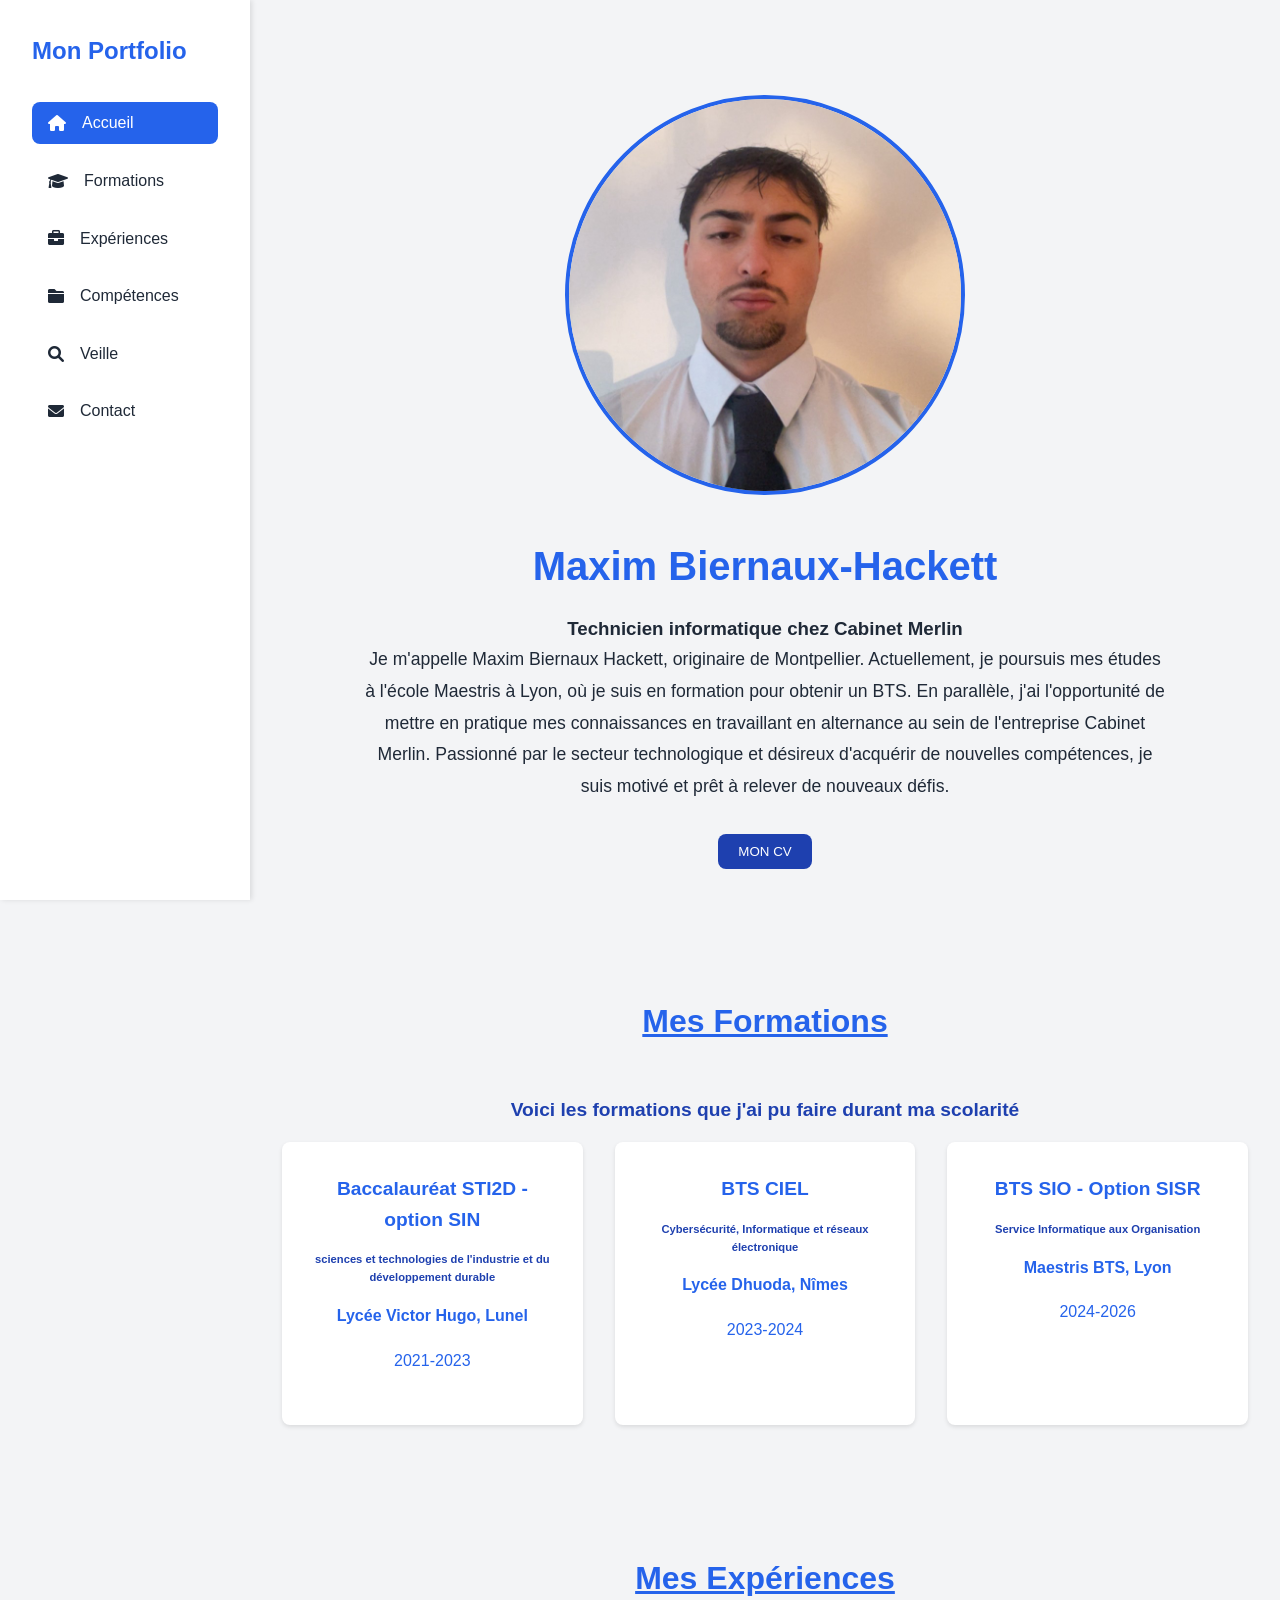
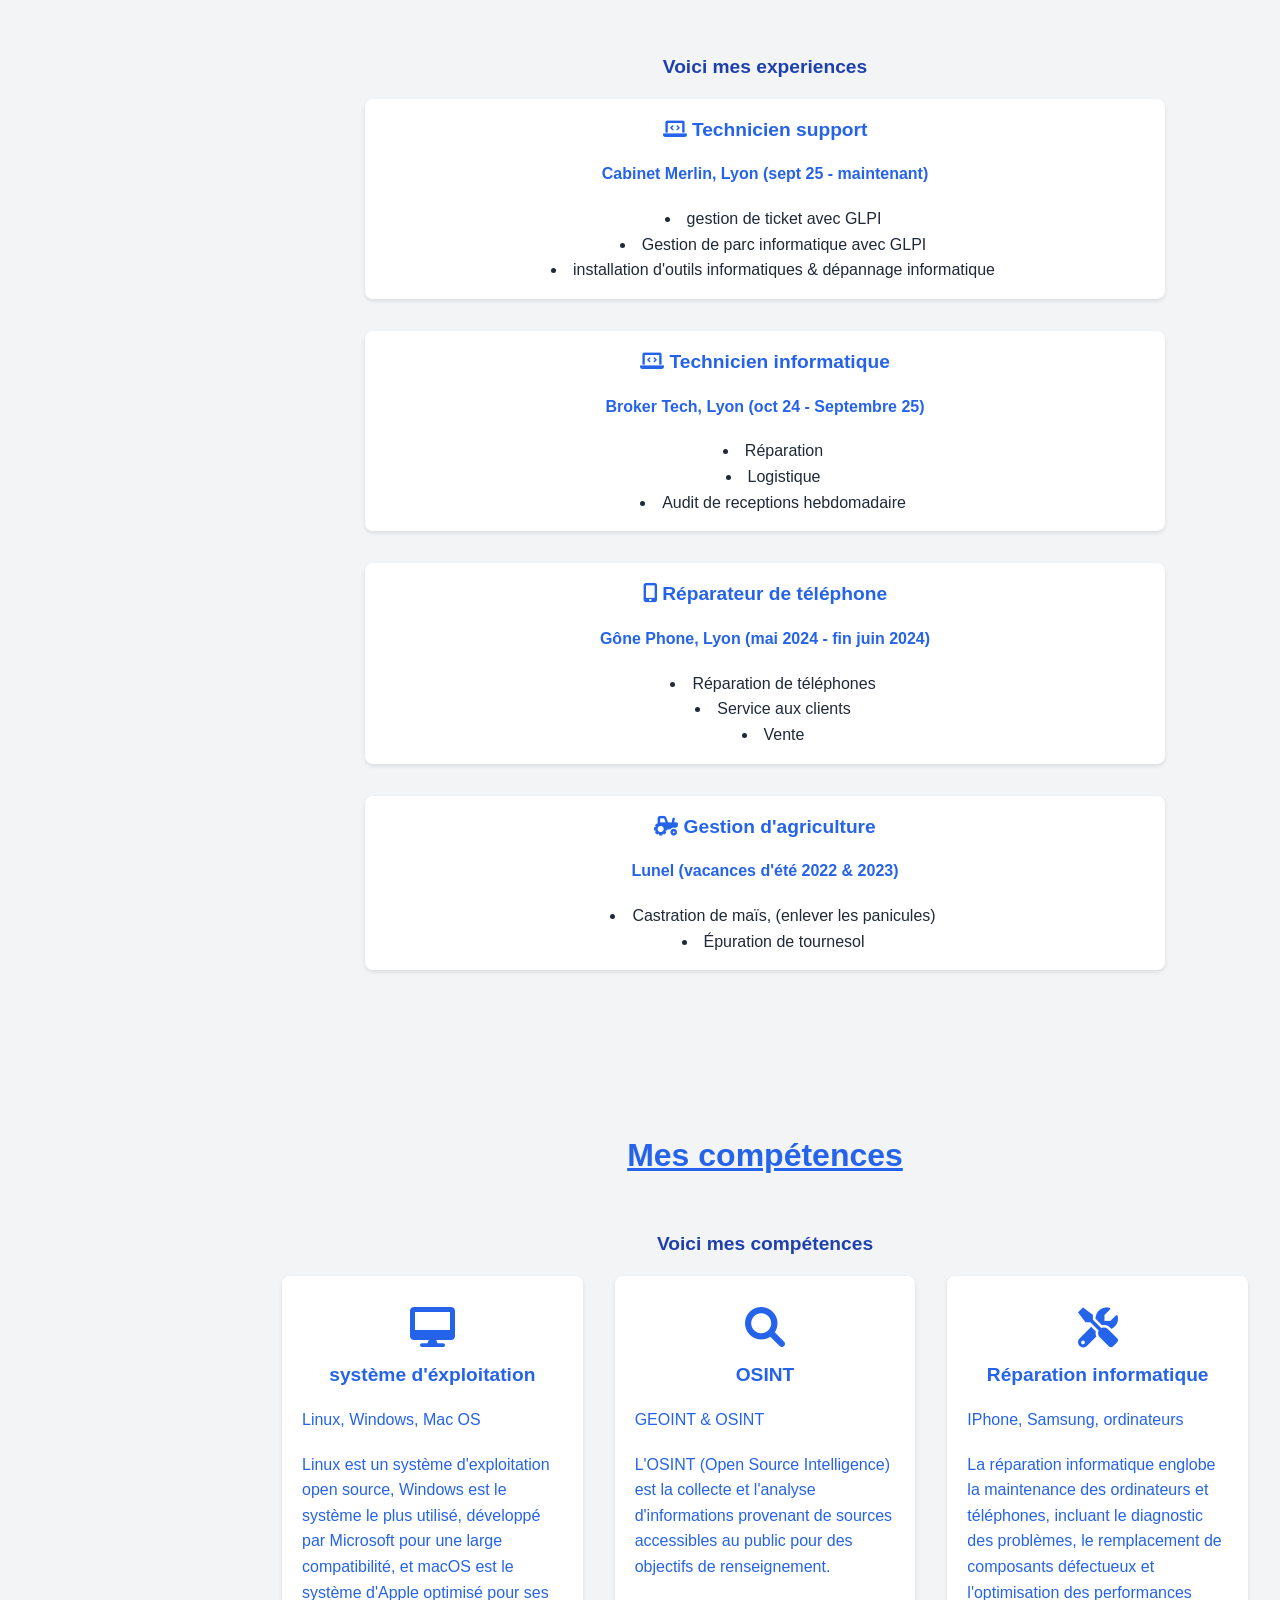
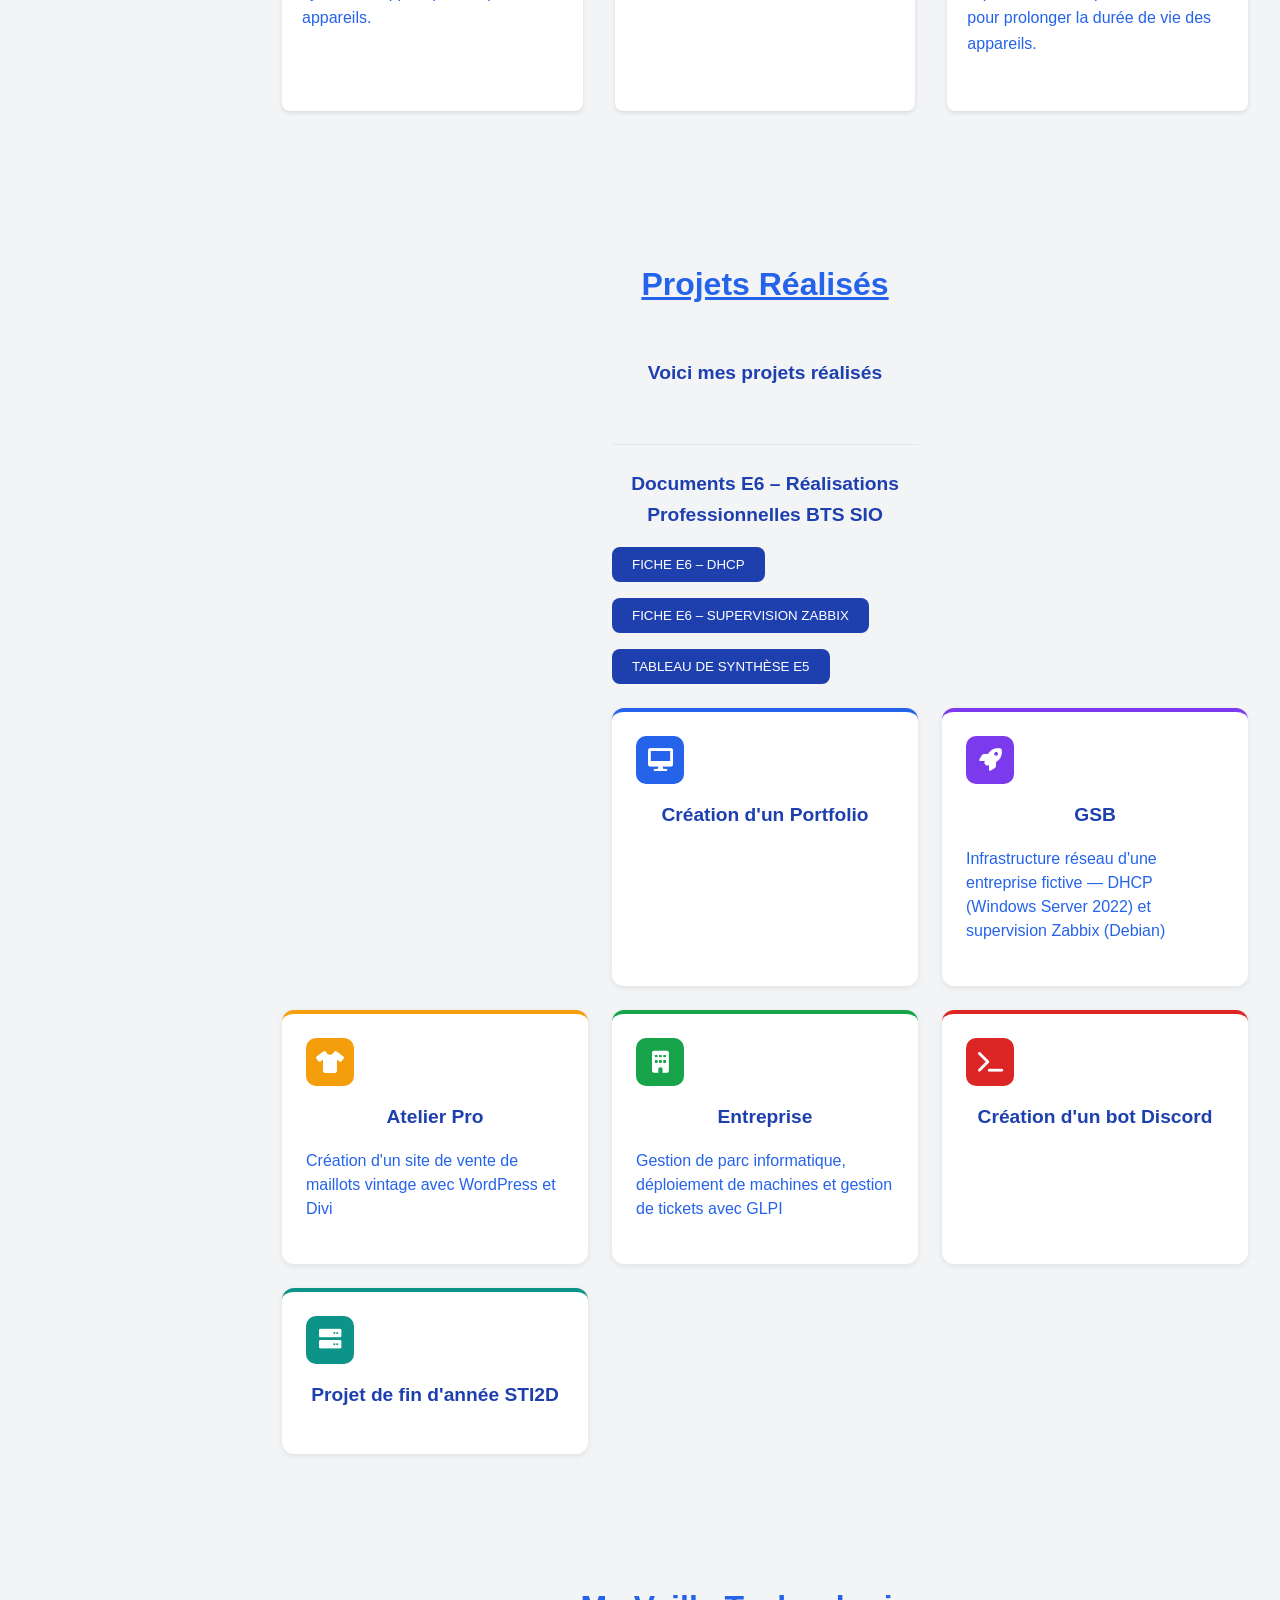
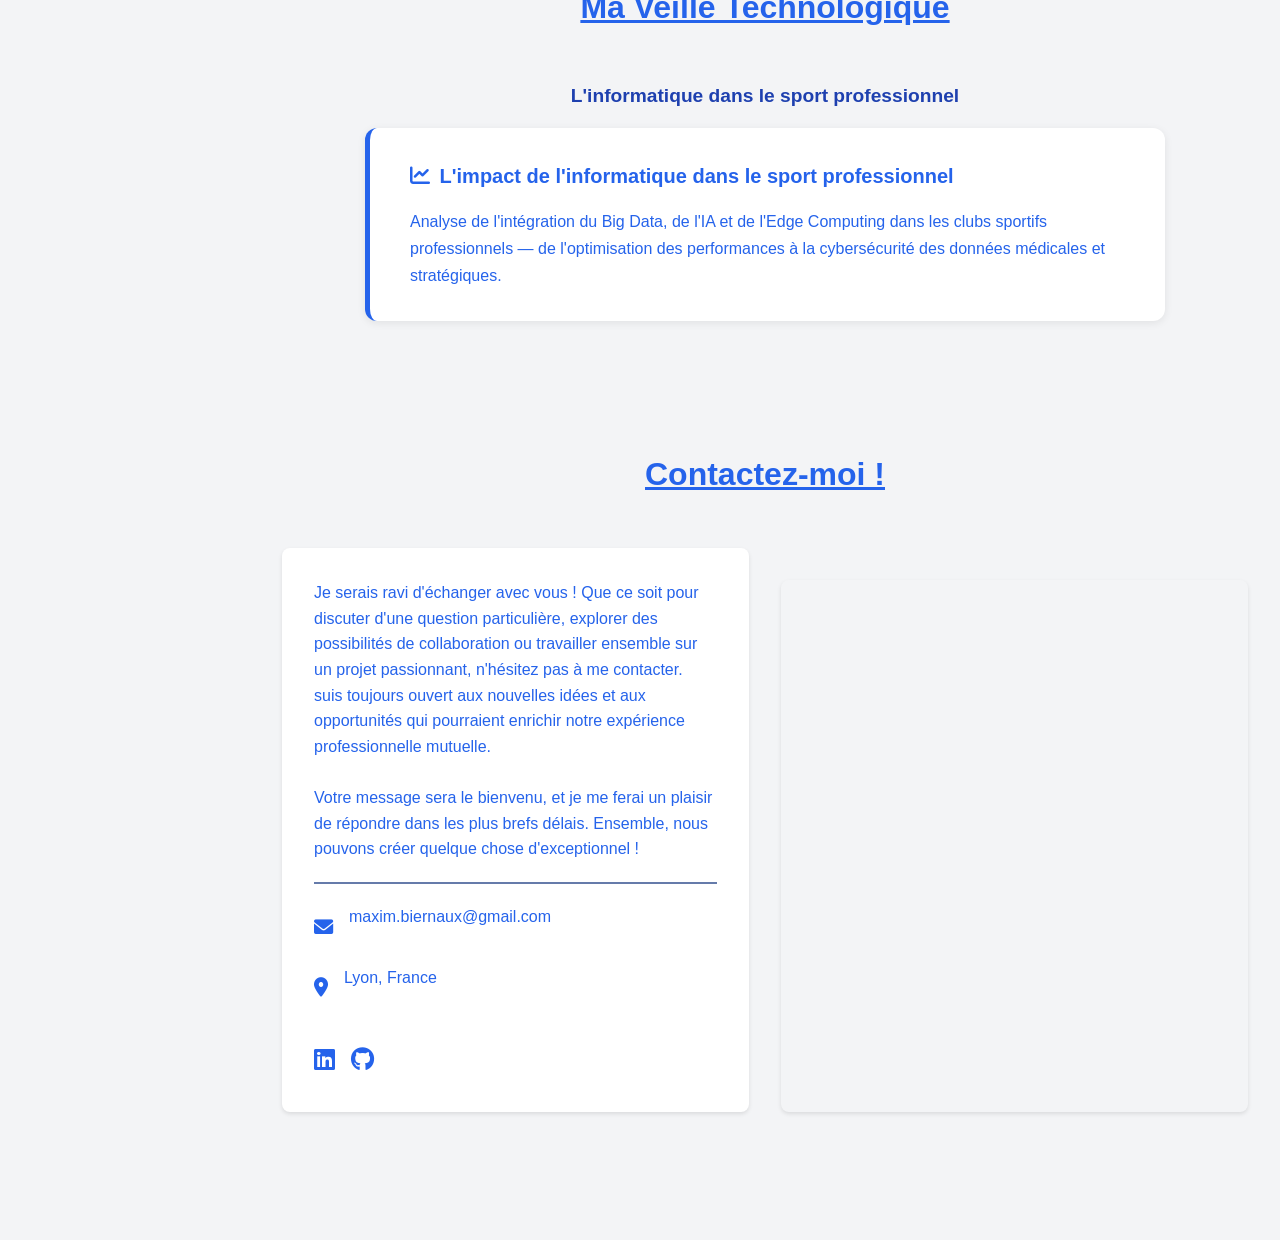
<file: index.html>
<!DOCTYPE html>
<html lang="fr">
<head>
    <meta charset="UTF-8">
    <meta name="viewport" content="width=device-width, initial-scale=1.0">
    <title>Portfolio de Maxim</title>
    <link rel="stylesheet" href="assets/CSS/style.css">
    <link rel="stylesheet" href="https://cdnjs.cloudflare.com/ajax/libs/font-awesome/6.0.0-beta3/css/all.min.css">
</head>
<body>
    <nav class="sidebar">
        <div class="nav-content">
            <h2>Mon Portfolio</h2>
            <ul>
                <li><a href="#accueil" class="active"><i class="fas fa-home"></i> Accueil</a></li>
                <li><a href="#formations"><i class="fas fa-graduation-cap"></i> Formations</a></li>
                <li><a href="#experiences"><i class="fas fa-briefcase"></i> Expériences</a></li>
                <li><a href="#compétences"><i class="fas fa-folder"></i> Compétences</a></li>
                <li><a href="#veille"><i class="fas fa-search"></i> Veille</a></li>
                <li><a href="#contact"><i class="fas fa-envelope"></i> Contact</a></li>
            </ul>
        </div> 
    </nav>

    

    <main class="main-content">
        <section id="accueil" class="hero-section">
            <div class="hero-content">
                <img src="assets/images/roi.jpg" alt="Maxim Biernaux-Hackett" class="profile-image">
                <h1>Maxim Biernaux-Hackett</h1>
                <h3>Technicien informatique chez Cabinet Merlin</h3>
                <p class="bio">
                    Je m'appelle Maxim Biernaux Hackett, originaire de Montpellier. Actuellement, je poursuis mes études à l'école Maestris à Lyon, où je suis en formation pour obtenir un BTS. En parallèle, j'ai l'opportunité de mettre en pratique mes connaissances en travaillant en alternance au sein de l'entreprise Cabinet Merlin. Passionné par le secteur technologique et désireux d'acquérir de nouvelles compétences, je suis motivé et prêt à relever de nouveaux défis.
                 <br>
                 <br>

               <a href="assets/link/15 rue Neuve, Lyon 69001.pdf" download>
  <button class="btn-telecharger">MON CV</button>
</a>


                </p>    
               
            </div>
        </section>

                       <section id="formations" class="section">
            <h2></i> Mes Formations</h2>
            <h3>Voici les formations que j'ai pu faire durant ma scolarité</h3>
            <div class="education-grid">

                <div class="education-item">
                    <h3>Baccalauréat STI2D - option SIN</h3>
                    <h4>sciences et technologies de l'industrie et du développement durable</h4>
                    <form class="ecole">Lycée Victor Hugo, Lunel</form>
                    <form class="annee">2021-2023</form>
                </div>

                <div class="education-item">
                    <h3>BTS CIEL</h3>
                    <h4>Cybersécurité, Informatique et réseaux électronique</h4>
                    <form class="ecole">Lycée Dhuoda, Nîmes</form>
                    <form class="annee">2023-2024</form>
                </div>

                <div class="education-item">
                    <h3>BTS SIO - Option SISR</h3>
                    <h4>Service Informatique aux Organisation</h4>
                    <form class="ecole">Maestris BTS, Lyon</form>
                    <form class="annee">2024-2026</form>
                </div>
            </div>
        </section>

        <section id="experiences" class="section">
            <h2> Mes Expériences</h2> 
            <h3>Voici mes experiences</h3>
            <div class="timeline">
                <div class="timeline-item">
                    <div class="timeline-content">
                        <h3><i class="fas fa-laptop-code"></i> Technicien support</h3>
                        <form class="timeline-date">Cabinet Merlin, Lyon (sept 25 - maintenant)</form>
                        <ul>
                            <li>gestion de ticket avec GLPI</li>
                            <li>Gestion de parc informatique avec GLPI</li>     
                            <li>installation d'outils informatiques & dépannage informatique</li>
                        </ul>
                    </div>
                </div>
                <div class="timeline-item">
                    <div class="timeline-content">
                        <h3><i class="fas fa-laptop-code"></i> Technicien informatique</h3>
                        <form class="timeline-date">Broker Tech, Lyon (oct 24 - Septembre 25)</form>
                        <ul>
                            <li>Réparation </li>
                            <li>Logistique</li>     
                            <li>Audit de receptions hebdomadaire</li>
                        </ul>
                    </div>
                </div>

                <div class="timeline-item">
                    <div class="timeline-content">
                        <h3><i class="fas fa-mobile-alt"></i> Réparateur de téléphone</h3>
                        <form class="timeline-date">Gône Phone, Lyon (mai 2024 - fin juin 2024)</form>
                        <ul>
                            <li>Réparation de téléphones</li>
                            <li>Service aux clients</li>
                            <li>Vente</li>
                        </ul>
                    </div>
                </div>

                <div class="timeline-item">
                    <div class="timeline-content">
                        <h3><i class="fas fa-tractor"></i> Gestion d'agriculture</h3>
                        <form class="timeline-date">Lunel (vacances d'été 2022 & 2023)</form>
                        <ul>
                            <li>Castration de maïs, (enlever les panicules)</li>
                            <li>Épuration de tournesol</li>
                        </ul>
                    </div>
                </div>

            </div>
        </section>

        <section id="compétences" class="section">
            <h2></i> Mes compétences</h2>
            <h3>Voici mes compétences</h3>
            <div class="competences-grid">
                <div class="competences-item">
                    <div class="competence-icon">
                        <i class="fas fa-desktop"></i>
                        <div class="competence-content">
                    <h3></i> système d'éxploitation</h3>
                    <p class="item">Linux, Windows, Mac OS</p>
                    <p>Linux est un système d'exploitation open source, Windows est le système le plus utilisé, développé par Microsoft pour une large compatibilité, et macOS est le système d'Apple optimisé pour ses appareils.</p>
                </div>
                    </div>
                        </div>

                        <div class="competences-item">
                            <div class="competence-icon">
                                <i class="fas fa-search"></i>
                                <div class="competence-content">
                    <h3></i> OSINT</h3>
                    <p class="item">GEOINT & OSINT</p>
                    <p>L'OSINT (Open Source Intelligence) est la collecte et l'analyse d'informations provenant de sources accessibles au public pour des objectifs de renseignement.</p>
                    </div>
                </div>
                        </div>

                <div class="competences-item">
                    <div class="competence-icon">
                        <i class="fas fa-tools"></i>
                        <div class="competence-content">
                    <h3> Réparation informatique </h3>
                    <p class="item">IPhone, Samsung, ordinateurs</p>
                    <p>La réparation informatique englobe la maintenance des ordinateurs et téléphones, incluant le diagnostic des problèmes, le remplacement de composants défectueux et l'optimisation des performances pour prolonger la durée de vie des appareils.</p>
                </div>
                    </div>
                        </div>
            </div>
        </section>

        <section id="projets" class="section">
            <h2>Projets Réalisés</h2>
            <h3>Voici mes projets réalisés</h3>
            <div class="projects-grid">

                <p>

                <div class="experience-docs">
                <h3>Documents E6 – Réalisations Professionnelles BTS SIO</h3>
                <div class="docs-grid">
                    <a href="assets/link/E6_DHCP.pdf" download>
                        <button class="btn-telecharger">FICHE E6 – DHCP</button>
                    </a>
                    <a href="assets/link/E6-SUPERVISION.pdf" download>
                        <button class="btn-telecharger">FICHE E6 – SUPERVISION ZABBIX</button>
                    </a>
                    <a href="assets/link/Tableau-de-synthese-E5-BTS-SIO-2026.pdf" download>
                        <button class="btn-telecharger">TABLEAU DE SYNTHÈSE E5</button>
                    </a>
                </div>
            </div>

            </p>
            <p></p>

                <a href="projets/portfolio.html" target="_blank" class="project-card project-card--blue">
                    <div class="project-card__icon project-card__icon--blue">
                        <i class="fas fa-desktop"></i>
                    </div>
                    <h3>Création d'un Portfolio</h3>
                    <p class="project-card__desc"></p>
                </a>

                <a href="projets/gsb.html" target="_blank" class="project-card project-card--purple">
                    <div class="project-card__icon project-card__icon--purple">
                        <i class="fas fa-rocket"></i>
                    </div>
                    <h3>GSB</h3>
                    <p class="project-card__desc">Infrastructure réseau d'une entreprise fictive — DHCP (Windows Server 2022) et supervision Zabbix (Debian)</p>
                </a>

                <a href="projets/atelier-pro.html" target="_blank" class="project-card project-card--orange">
                    <div class="project-card__icon project-card__icon--orange">
                        <i class="fas fa-tshirt"></i>
                    </div>
                    <h3>Atelier Pro</h3>
                    <p class="project-card__desc">Création d'un site de vente de maillots vintage avec WordPress et Divi</p>
                </a>

                <a href="projets/entreprise.html" target="_blank" class="project-card project-card--green">
                    <div class="project-card__icon project-card__icon--green">
                        <i class="fas fa-building"></i>
                    </div>
                    <h3>Entreprise</h3>
                    <p class="project-card__desc">Gestion de parc informatique, déploiement de machines et gestion de tickets avec GLPI</p>
                </a>

                <a href="projets/bot-discord.html" target="_blank" class="project-card project-card--red">
                    <div class="project-card__icon project-card__icon--red">
                        <i class="fas fa-terminal"></i>
                    </div>
                    <h3>Création d'un bot Discord</h3>
                    <p class="project-card__desc"></p>
                </a>

                <a href="projets/sti2d.html" target="_blank" class="project-card project-card--teal">
                    <div class="project-card__icon project-card__icon--teal">
                        <i class="fas fa-server"></i>
                    </div>
                    <h3>Projet de fin d'année STI2D</h3>
                    <p class="project-card__desc"></p>
                </a>

            </div>
        </section>

        <section id="veille" class="section">
            <h2>Ma Veille Technologique</h2>
            <h3>L'informatique dans le sport professionnel</h3>
            <div class="veille-card">
                <a href="projets/veille.html" target="_blank" class="veille-title">
                    <i class="fas fa-chart-line"></i> L'impact de l'informatique dans le sport professionnel
                </a>
                <p class="veille-desc">
                    Analyse de l'intégration du Big Data, de l'IA et de l'Edge Computing dans les clubs sportifs professionnels — de l'optimisation des performances à la cybersécurité des données médicales et stratégiques.
                </p>
            </div>
        </section>

        <section id="contact" class="section">
            <h2>Contactez-moi !</h2>
            <div class="contact-container">
                <div class="contact-info">
                    <p>Je serais ravi d'échanger avec vous ! Que ce soit pour discuter d'une question particulière, explorer des possibilités de collaboration ou travailler ensemble sur un projet passionnant, n'hésitez pas à me contacter. <br> suis toujours ouvert aux nouvelles idées et aux opportunités qui pourraient enrichir notre expérience professionnelle mutuelle.<br><br> Votre message sera le bienvenu, et je me ferai un plaisir de répondre dans les plus brefs délais. Ensemble, nous pouvons créer quelque chose d'exceptionnel !</p>
                    <div class="ligne"></div>
                    <div class="info-item">
                        <i class="fas fa-envelope"></i>
                        <p>maxim.biernaux@gmail.com</p>
                    </div>
                    <div class="info-item">
                        <i class="fas fa-map-marker-alt"></i>
                        <p>Lyon, France</p>
                    </div>
                    <div class="social-media">
                        <a href="https://www.linkedin.com/in/maxim-biernaux-hackett-14915130b/" target="_blank">
                            <i class="fab fa-linkedin"></i>
                        </a>
                        <a href="https://github.com/maxouuuuuu" target="_blank">
                            <i class="fab fa-github"></i>
                        </a>
                    </div>
                </div>

            <div class="map-container">
                <iframe 
                    src="https://www.google.com/maps/embed?pb=!1m18!1m12!1m3!1d31496.925081348938!2d4.821874279785345!3d45.751924516541116!2m3!1f0!2f0!3f0!3m2!1i1024!2i768!4f13.1!3m3!1m2!1s0x47f4ea516ae88797%3A0x408ab2ae4bb21f0!2sLyon!5e0!3m2!1sfr!2sfr!4v1734616839161!5m2!1sfr!2sfr" 
                    width="100%" 
                    height="400" 
                    style="border:0;" 
                    allowfullscreen="" 
                    loading="lazy">
                </iframe>
            </div>
        </section>
    </main>
</body>
</html>
</file>
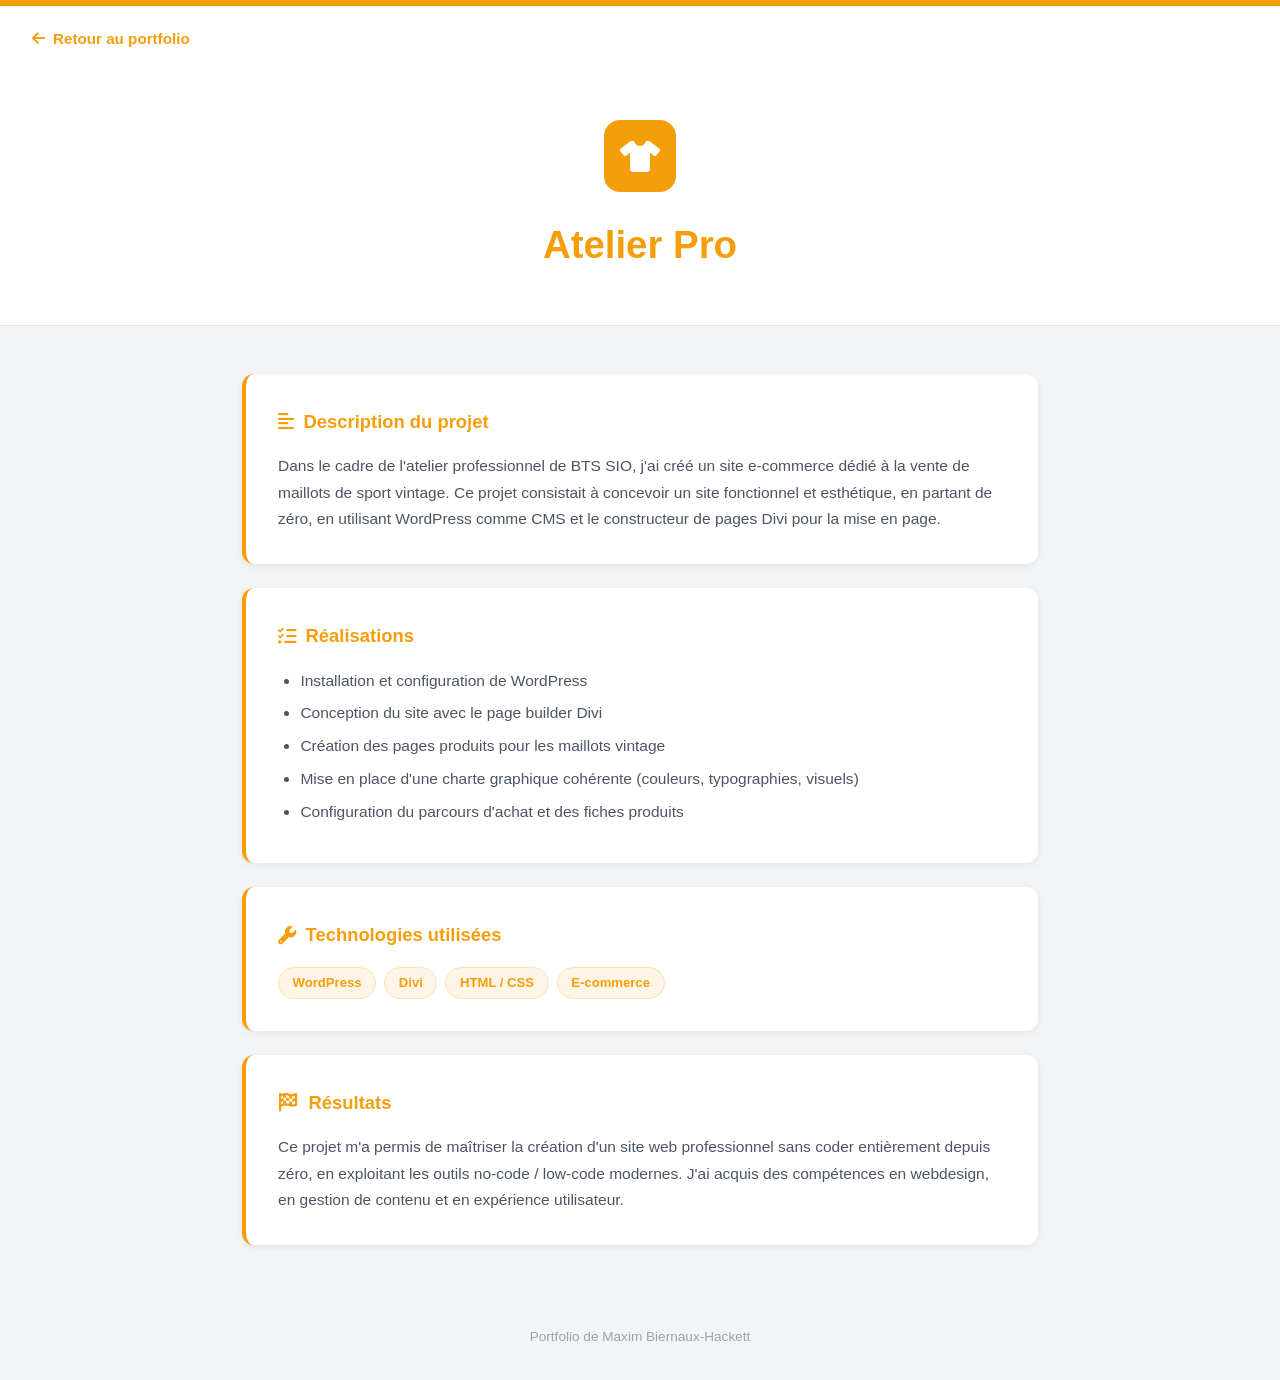
<file: projets/atelier-pro.html>
<!DOCTYPE html>
<html lang="fr">
<head>
    <meta charset="UTF-8">
    <meta name="viewport" content="width=device-width, initial-scale=1.0">
    <title>Atelier Pro – Site e-commerce maillots vintage</title>
    <link rel="stylesheet" href="../assets/CSS/projet.css">
    <link rel="stylesheet" href="https://cdnjs.cloudflare.com/ajax/libs/font-awesome/6.0.0-beta3/css/all.min.css">
    <style> :root { --accent: #f59e0b; } </style>
</head>
<body>

    <div class="top-bar"></div>

    <nav class="back-nav">
        <a href="../index.html" class="back-btn">
            <i class="fas fa-arrow-left"></i> Retour au portfolio
        </a>
    </nav>

    <header class="hero">
        <div class="hero-icon">
            <i class="fas fa-tshirt"></i>
        </div>
        <h1>Atelier Pro</h1>
    </header>

    <main class="content">

        <div class="card">
            <h2><i class="fas fa-align-left"></i> Description du projet</h2>
            <p>Dans le cadre de l'atelier professionnel de BTS SIO, j'ai créé un site e-commerce dédié à la vente de maillots de sport vintage. Ce projet consistait à concevoir un site fonctionnel et esthétique, en partant de zéro, en utilisant WordPress comme CMS et le constructeur de pages Divi pour la mise en page.</p>
        </div>

        <div class="card">
            <h2><i class="fas fa-tasks"></i> Réalisations</h2>
            <ul>
                <li>Installation et configuration de WordPress</li>
                <li>Conception du site avec le page builder Divi</li>
                <li>Création des pages produits pour les maillots vintage</li>
                <li>Mise en place d'une charte graphique cohérente (couleurs, typographies, visuels)</li>
                <li>Configuration du parcours d'achat et des fiches produits</li>
            </ul>
        </div>

        <div class="card">
            <h2><i class="fas fa-wrench"></i> Technologies utilisées</h2>
            <div class="tags">
                <span class="tag">WordPress</span>
                <span class="tag">Divi</span>
                <span class="tag">HTML / CSS</span>
                <span class="tag">E-commerce</span>
            </div>
        </div>

        <div class="card">
            <h2><i class="fas fa-flag-checkered"></i> Résultats</h2>
            <p>Ce projet m'a permis de maîtriser la création d'un site web professionnel sans coder entièrement depuis zéro, en exploitant les outils no-code / low-code modernes. J'ai acquis des compétences en webdesign, en gestion de contenu et en expérience utilisateur.</p>
        </div>

    </main>

    <footer>Portfolio de Maxim Biernaux-Hackett</footer>

</body>
</html>
</file>
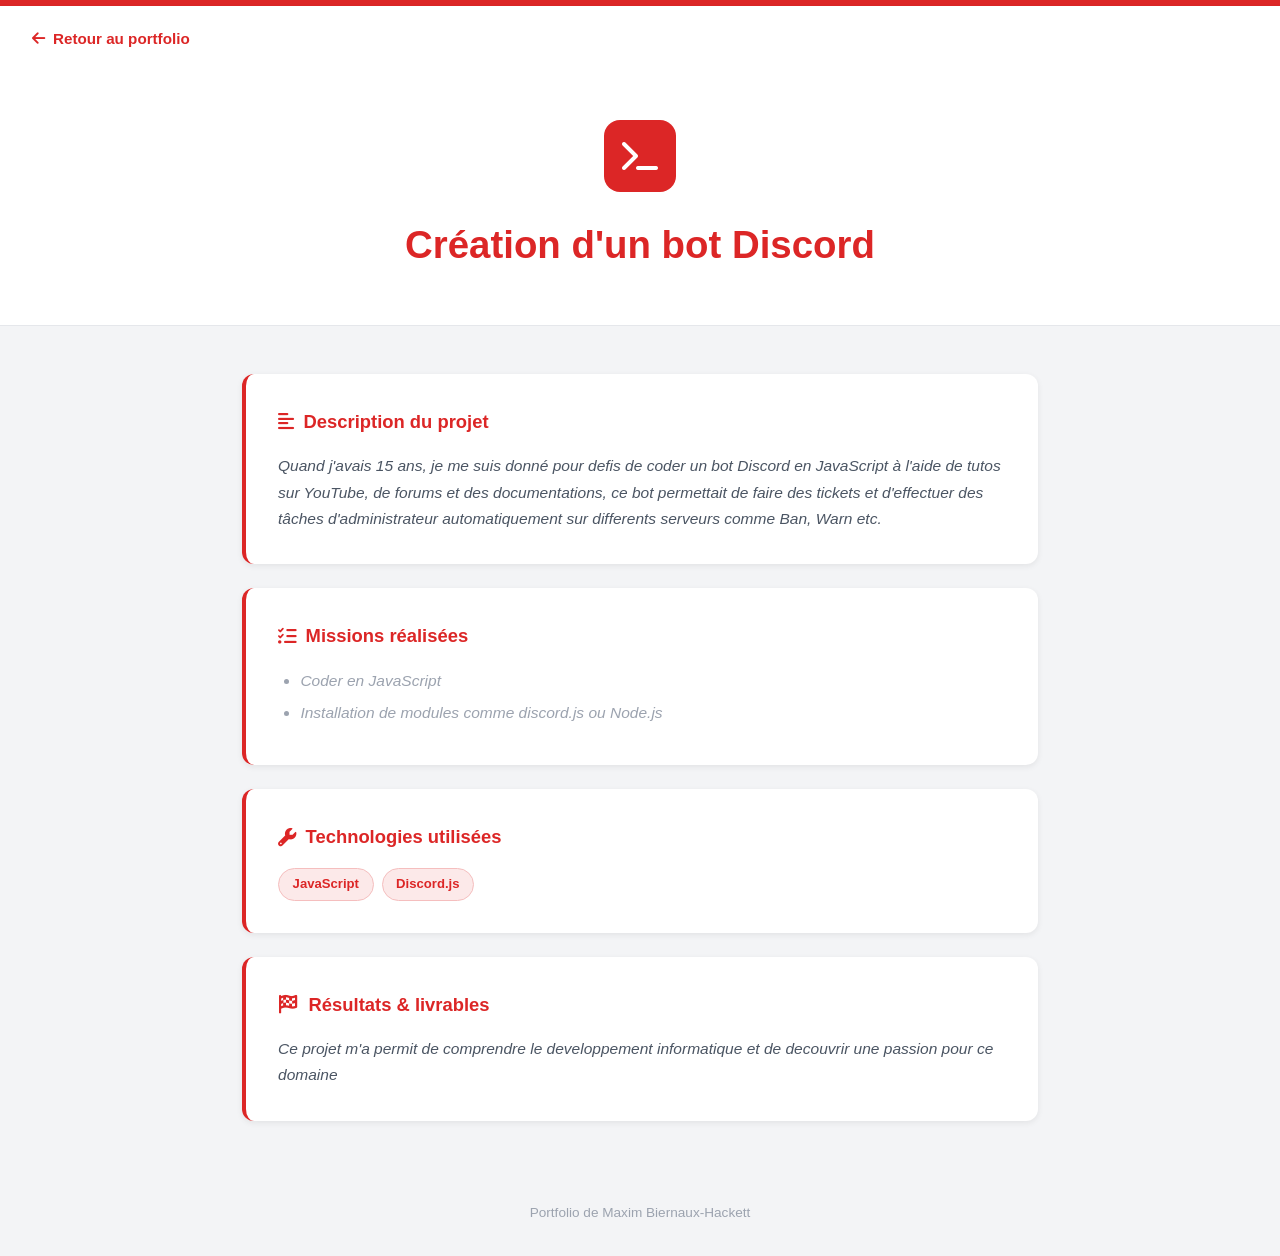
<file: projets/bot-discord.html>
<!DOCTYPE html>
<html lang="fr">
<head>
    <meta charset="UTF-8">
    <meta name="viewport" content="width=device-width, initial-scale=1.0">
    <title>Création d'un bot Discord</title>
    <link rel="stylesheet" href="../assets/CSS/projet.css">
    <link rel="stylesheet" href="https://cdnjs.cloudflare.com/ajax/libs/font-awesome/6.0.0-beta3/css/all.min.css">
    <style> :root { --accent: #dc2626; } </style>
</head>
<body>

    <div class="top-bar"></div>

    <nav class="back-nav">
        <a href="../index.html" class="back-btn">
            <i class="fas fa-arrow-left"></i> Retour au portfolio
        </a>
    </nav>

    <header class="hero">
        <div class="hero-icon">
            <i class="fas fa-terminal"></i>
        </div>
        <h1>Création d'un bot Discord</h1>
    </header>

    <main class="content">

        <div class="card">
            <h2><i class="fas fa-align-left"></i> Description du projet</h2>
            <p class="placeholder">Quand j'avais 15 ans, je me suis donné pour defis de coder un bot Discord en JavaScript à l'aide de tutos sur YouTube, de forums et des documentations, ce bot permettait de faire des tickets et d'effectuer des tâches d'administrateur automatiquement sur differents serveurs comme Ban, Warn etc. </p>
        </div>

        <div class="card">
            <h2><i class="fas fa-tasks"></i> Missions réalisées</h2>
            <ul>
                <li class="placeholder">Coder en JavaScript</li>
                <li class="placeholder">Installation de modules comme discord.js ou Node.js</li>
            </ul>
        </div>

        <div class="card">
            <h2><i class="fas fa-wrench"></i> Technologies utilisées</h2>
            <div class="tags">
                <span class="tag">JavaScript</span>
                <span class="tag">Discord.js</span>
            </div>
        </div>

        <div class="card">
            <h2><i class="fas fa-flag-checkered"></i> Résultats & livrables</h2>
            <p class="placeholder">Ce projet m'a permit de comprendre le developpement informatique et de decouvrir une passion pour ce domaine</p>
        </div>

    </main>

    <footer>Portfolio de Maxim Biernaux-Hackett</footer>

</body>
</html>
</file>
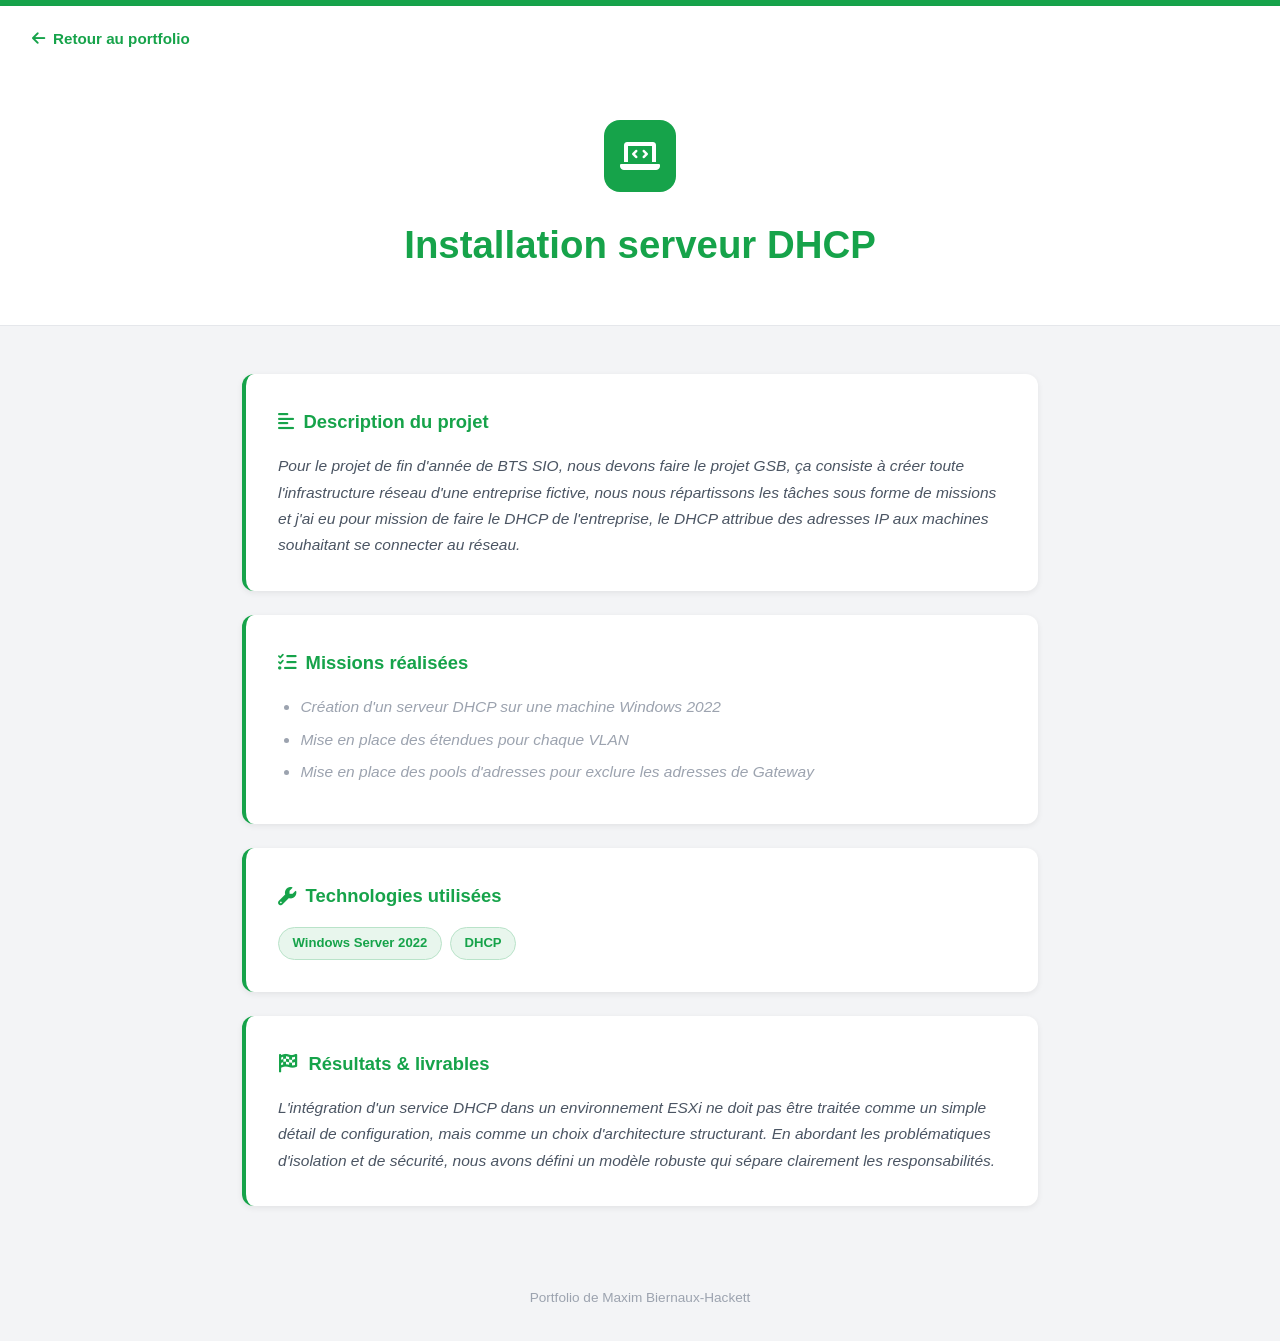
<file: projets/dhcp.html>
<!DOCTYPE html>
<html lang="fr">
<head>
    <meta charset="UTF-8">
    <meta name="viewport" content="width=device-width, initial-scale=1.0">
    <title>Installation serveur DHCP</title>
    <link rel="stylesheet" href="../assets/CSS/projet.css">
    <link rel="stylesheet" href="https://cdnjs.cloudflare.com/ajax/libs/font-awesome/6.0.0-beta3/css/all.min.css">
    <style> :root { --accent: #16a34a; } </style>
</head>
<body>

    <div class="top-bar"></div>

    <nav class="back-nav">
        <a href="../index.html" class="back-btn">
            <i class="fas fa-arrow-left"></i> Retour au portfolio
        </a>
    </nav>

    <header class="hero">
        <div class="hero-icon">
            <i class="fas fa-laptop-code"></i>
        </div>
        <h1>Installation serveur DHCP</h1>
    </header>

    <main class="content">

        <div class="card">
            <h2><i class="fas fa-align-left"></i> Description du projet</h2>
            <p class="placeholder">Pour le projet de fin d'année de BTS SIO, nous devons faire le projet GSB, ça consiste à créer toute l'infrastructure réseau d'une entreprise fictive, nous nous répartissons les tâches sous forme de missions et j'ai eu pour mission de faire le DHCP de l'entreprise, le DHCP attribue des adresses IP aux machines souhaitant se connecter au réseau.</p>
        </div>

        <div class="card">
            <h2><i class="fas fa-tasks"></i> Missions réalisées</h2>
            <ul>
                <li class="placeholder">Création d'un serveur DHCP sur une machine Windows 2022</li>
                <li class="placeholder">Mise en place des étendues pour chaque VLAN</li>
                <li class="placeholder">Mise en place des pools d'adresses pour exclure les adresses de Gateway</li>
            </ul>
        </div>

        <div class="card">
            <h2><i class="fas fa-wrench"></i> Technologies utilisées</h2>
            <div class="tags">
                <span class="tag">Windows Server 2022</span>
                <span class="tag">DHCP</span>
            </div>
        </div>

        <div class="card">
            <h2><i class="fas fa-flag-checkered"></i> Résultats & livrables</h2>
            <p class="placeholder">L'intégration d'un service DHCP dans un environnement ESXi ne doit pas être traitée comme un
simple détail de configuration, mais comme un choix d'architecture structurant. En abordant les
problématiques d'isolation et de sécurité, nous avons défini un modèle robuste qui sépare clairement les responsabilités.
</p>
        </div>

    </main>

    <footer>Portfolio de Maxim Biernaux-Hackett</footer>

</body>
</html>
</file>
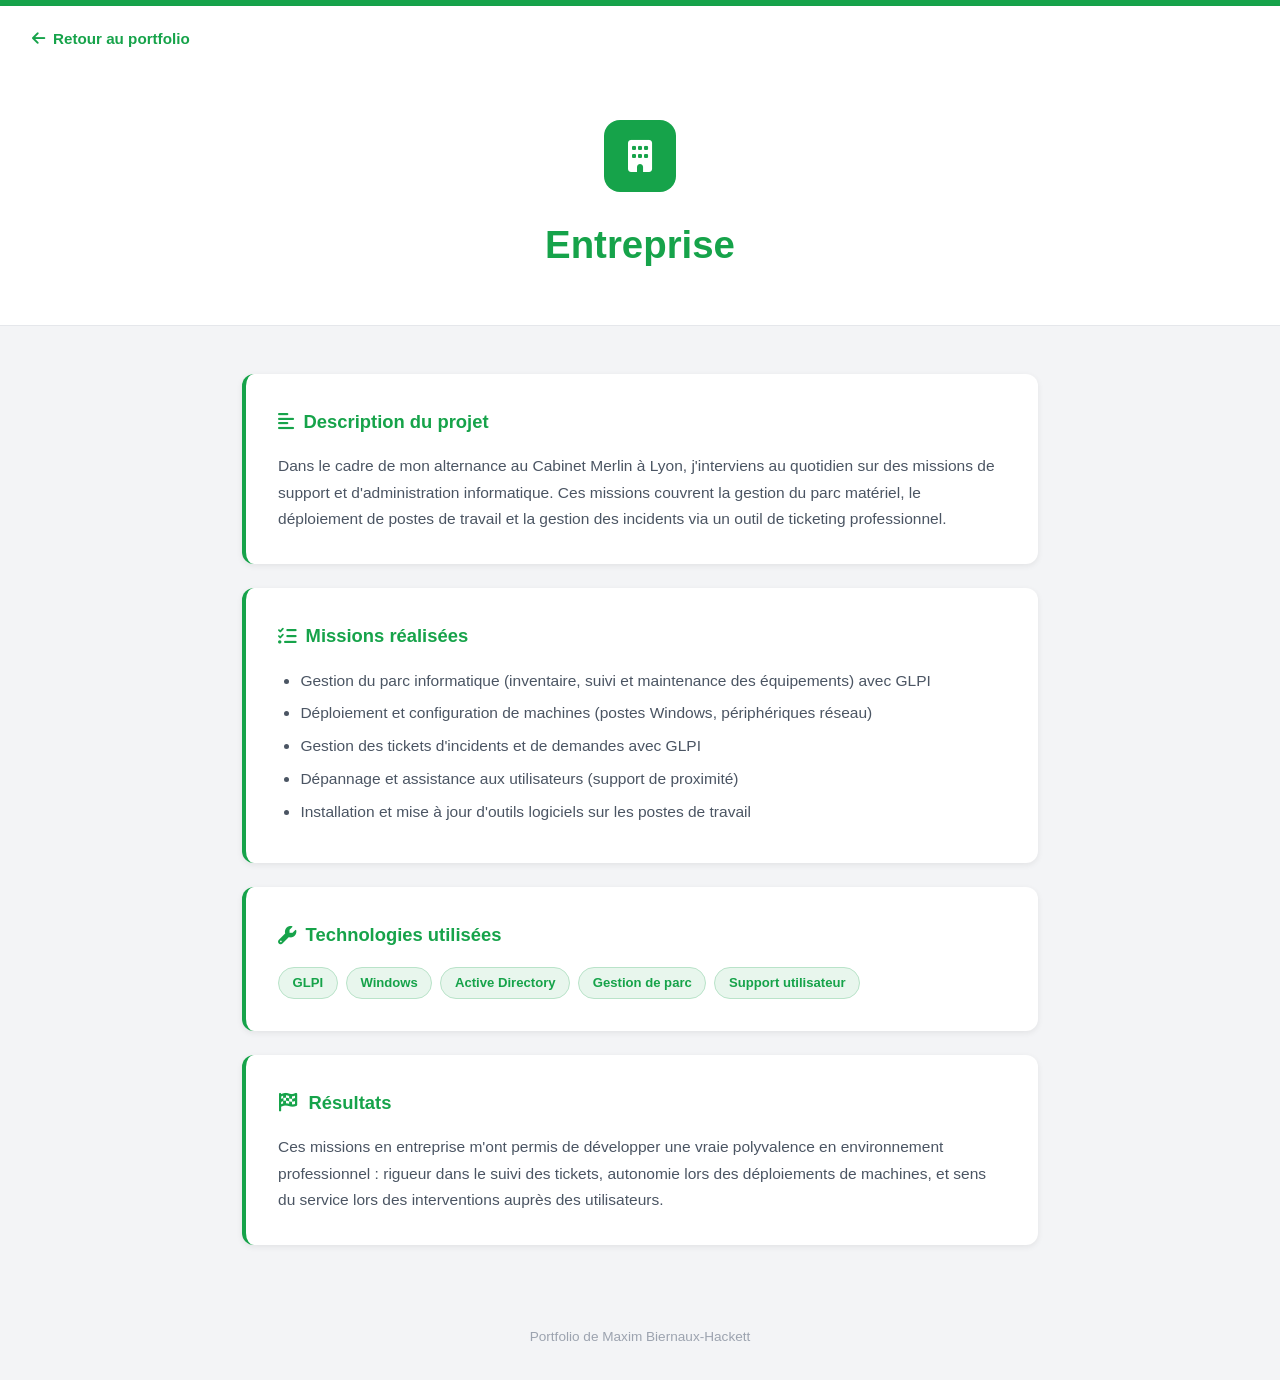
<file: projets/entreprise.html>
<!DOCTYPE html>
<html lang="fr">
<head>
    <meta charset="UTF-8">
    <meta name="viewport" content="width=device-width, initial-scale=1.0">
    <title>Entreprise – Gestion de parc informatique</title>
    <link rel="stylesheet" href="../assets/CSS/projet.css">
    <link rel="stylesheet" href="https://cdnjs.cloudflare.com/ajax/libs/font-awesome/6.0.0-beta3/css/all.min.css">
    <style> :root { --accent: #16a34a; } </style>
</head>
<body>

    <div class="top-bar"></div>

    <nav class="back-nav">
        <a href="../index.html" class="back-btn">
            <i class="fas fa-arrow-left"></i> Retour au portfolio
        </a>
    </nav>

    <header class="hero">
        <div class="hero-icon">
            <i class="fas fa-building"></i>
        </div>
        <h1>Entreprise</h1>
    </header>

    <main class="content">

        <div class="card">
            <h2><i class="fas fa-align-left"></i> Description du projet</h2>
            <p>Dans le cadre de mon alternance au Cabinet Merlin à Lyon, j'interviens au quotidien sur des missions de support et d'administration informatique. Ces missions couvrent la gestion du parc matériel, le déploiement de postes de travail et la gestion des incidents via un outil de ticketing professionnel.</p>
        </div>

        <div class="card">
            <h2><i class="fas fa-tasks"></i> Missions réalisées</h2>
            <ul>
                <li>Gestion du parc informatique (inventaire, suivi et maintenance des équipements) avec GLPI</li>
                <li>Déploiement et configuration de machines (postes Windows, périphériques réseau)</li>
                <li>Gestion des tickets d'incidents et de demandes avec GLPI</li>
                <li>Dépannage et assistance aux utilisateurs (support de proximité)</li>
                <li>Installation et mise à jour d'outils logiciels sur les postes de travail</li>
            </ul>
        </div>

        <div class="card">
            <h2><i class="fas fa-wrench"></i> Technologies utilisées</h2>
            <div class="tags">
                <span class="tag">GLPI</span>
                <span class="tag">Windows</span>
                <span class="tag">Active Directory</span>
                <span class="tag">Gestion de parc</span>
                <span class="tag">Support utilisateur</span>
            </div>
        </div>

        <div class="card">
            <h2><i class="fas fa-flag-checkered"></i> Résultats</h2>
            <p>Ces missions en entreprise m'ont permis de développer une vraie polyvalence en environnement professionnel : rigueur dans le suivi des tickets, autonomie lors des déploiements de machines, et sens du service lors des interventions auprès des utilisateurs.</p>
        </div>

    </main>

    <footer>Portfolio de Maxim Biernaux-Hackett</footer>

</body>
</html>
</file>
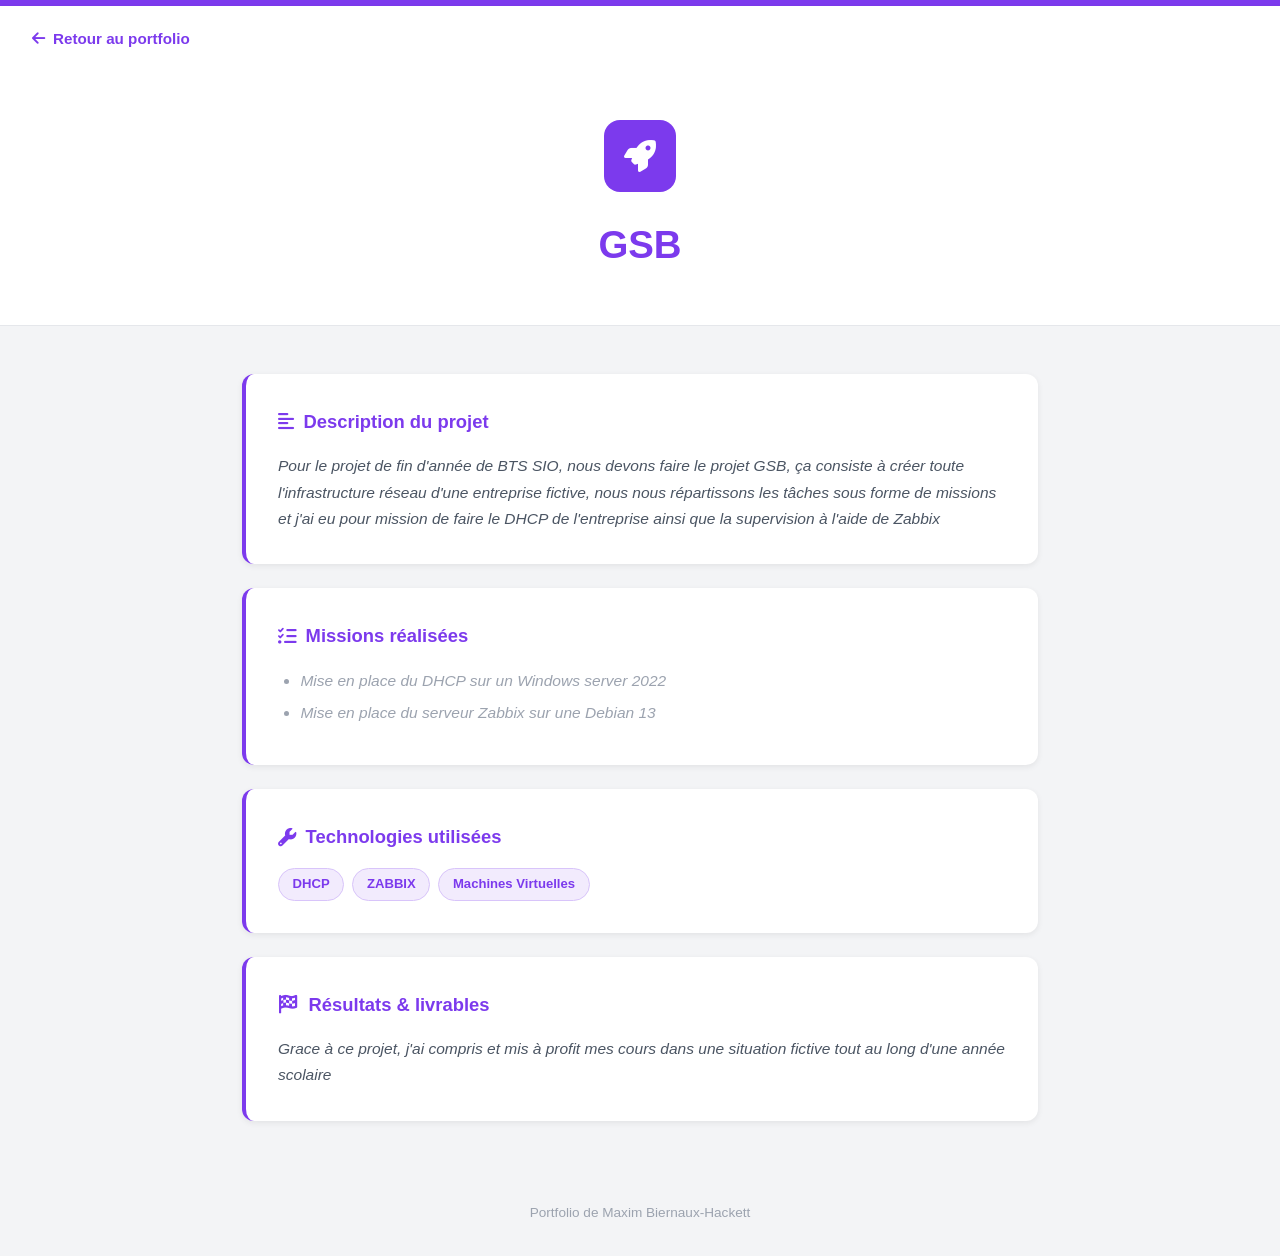
<file: projets/gsb.html>
<!DOCTYPE html>
<html lang="fr">
<head>
    <meta charset="UTF-8">
    <meta name="viewport" content="width=device-width, initial-scale=1.0">
    <title>GSB</title>
    <link rel="stylesheet" href="../assets/CSS/projet.css">
    <link rel="stylesheet" href="https://cdnjs.cloudflare.com/ajax/libs/font-awesome/6.0.0-beta3/css/all.min.css">
    <style> :root { --accent: #7c3aed; } </style>
</head>
<body>

    <div class="top-bar"></div>

    <nav class="back-nav">
        <a href="../index.html" class="back-btn">
            <i class="fas fa-arrow-left"></i> Retour au portfolio
        </a>
    </nav>

    <header class="hero">
        <div class="hero-icon">
            <i class="fas fa-rocket"></i>
        </div>
        <h1>GSB</h1>
    </header>

    <main class="content">

        <div class="card">
            <h2><i class="fas fa-align-left"></i> Description du projet</h2>
            <p class="placeholder">Pour le projet de fin d'année de BTS SIO, nous devons faire le projet GSB, ça consiste à créer toute l'infrastructure réseau d'une entreprise fictive, nous nous répartissons les tâches sous forme de missions et j'ai eu pour mission de faire le DHCP de l'entreprise ainsi que la supervision à l'aide de Zabbix</p>
        </div>

        <div class="card">
            <h2><i class="fas fa-tasks"></i> Missions réalisées</h2>
            <ul>
                <li class="placeholder">Mise en place du DHCP sur un Windows server 2022</li>
                <li class="placeholder">Mise  en place du serveur Zabbix sur une Debian 13</li>
            </ul>
        </div>

        <div class="card">
            <h2><i class="fas fa-wrench"></i> Technologies utilisées</h2>
            <div class="tags">
                <span class="tag">DHCP</span>
                <span class="tag">ZABBIX</span>
                <span class="tag">Machines Virtuelles</span>
            </div>
        </div>

        <div class="card">
            <h2><i class="fas fa-flag-checkered"></i> Résultats & livrables</h2>
            <p class="placeholder">Grace à ce projet, j'ai compris et mis à profit mes cours dans une situation fictive tout au long d'une année scolaire</p>
        </div>

    </main>

    <footer>Portfolio de Maxim Biernaux-Hackett</footer>

</body>
</html>
</file>
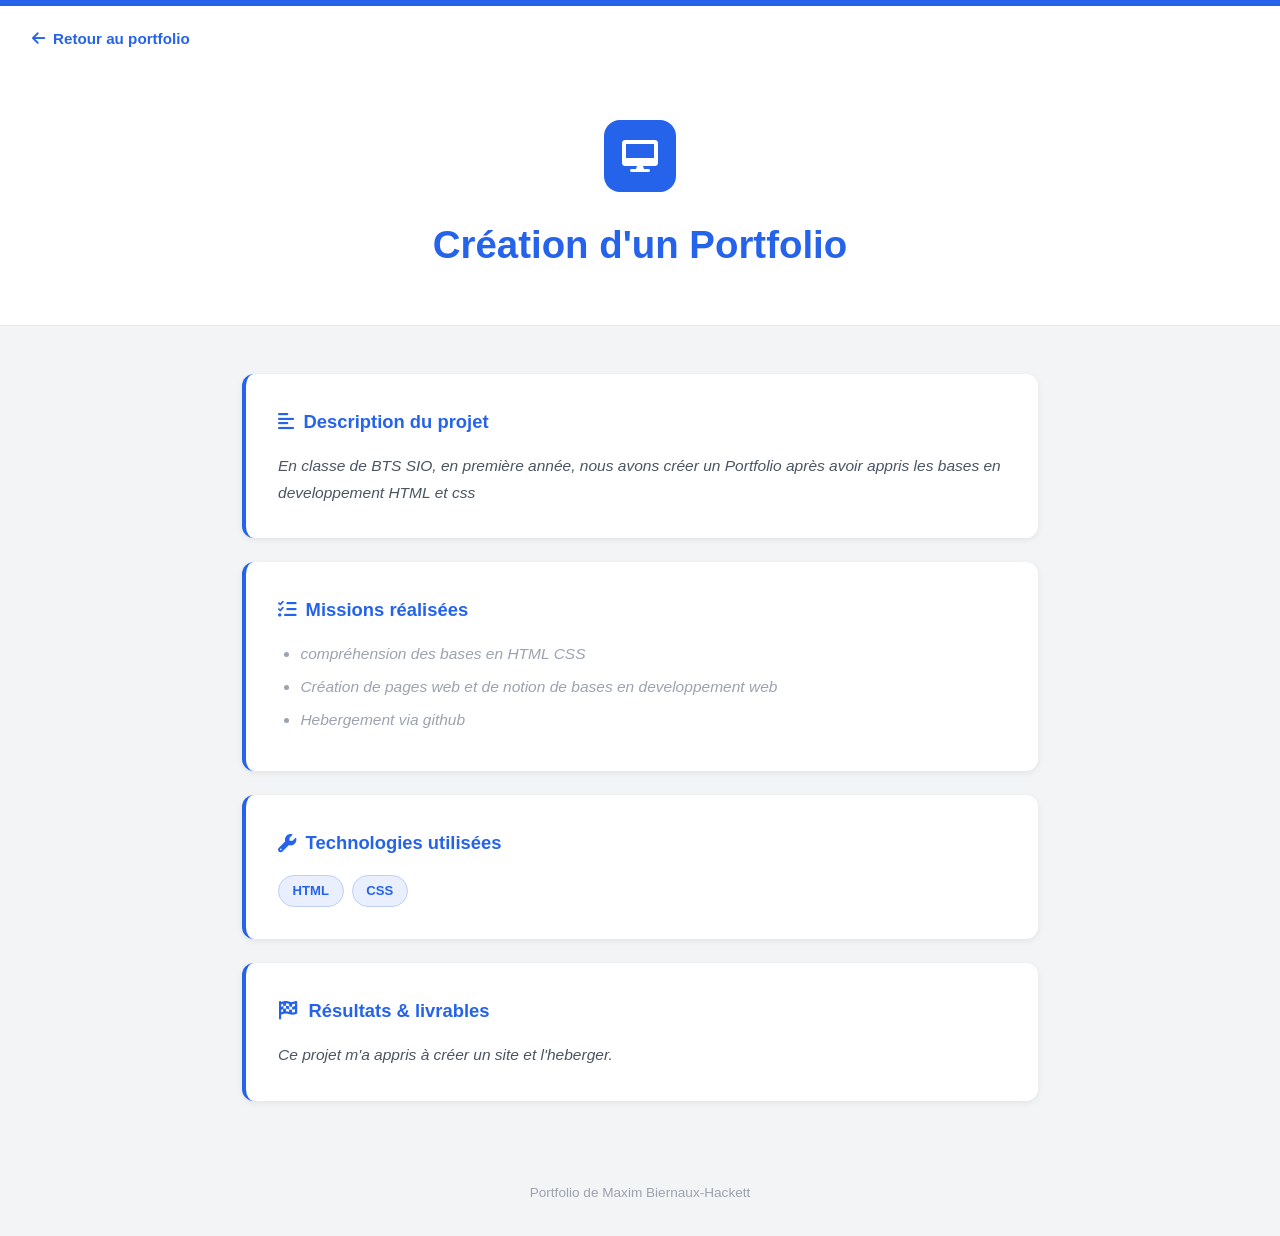
<file: projets/portfolio.html>
<!DOCTYPE html>
<html lang="fr">
<head>
    <meta charset="UTF-8">
    <meta name="viewport" content="width=device-width, initial-scale=1.0">
    <title>Création d'un Portfolio</title>
    <link rel="stylesheet" href="../assets/CSS/projet.css">
    <link rel="stylesheet" href="https://cdnjs.cloudflare.com/ajax/libs/font-awesome/6.0.0-beta3/css/all.min.css">
    <style> :root { --accent: #2563eb; } </style>
</head>
<body>

    <div class="top-bar"></div>

    <nav class="back-nav">
        <a href="../index.html" class="back-btn">
            <i class="fas fa-arrow-left"></i> Retour au portfolio
        </a>
    </nav>

    <header class="hero">
        <div class="hero-icon">
            <i class="fas fa-desktop"></i>
        </div>
        <h1>Création d'un Portfolio</h1>
    </header>

    <main class="content">

        <div class="card">
            <h2><i class="fas fa-align-left"></i> Description du projet</h2>
            <p class="placeholder">En classe de BTS SIO, en première année, nous avons créer un Portfolio après avoir appris les bases en developpement HTML et css</p>
        </div>

        <div class="card">
            <h2><i class="fas fa-tasks"></i> Missions réalisées</h2>
            <ul>
                <li class="placeholder">compréhension des bases en HTML CSS</li>
                <li class="placeholder">Création de pages web et de notion de bases en developpement web</li>
                <li class="placeholder">Hebergement via github</li>
            </ul>
        </div>

        <div class="card">
            <h2><i class="fas fa-wrench"></i> Technologies utilisées</h2>
            <div class="tags">
                <span class="tag">HTML</span>
                <span class="tag">CSS</span>
            </div>
        </div>

        <div class="card">
            <h2><i class="fas fa-flag-checkered"></i> Résultats & livrables</h2>
            <p class="placeholder">Ce projet m'a appris à créer un site et l'heberger.</p>
        </div>

    </main>

    <footer>Portfolio de Maxim Biernaux-Hackett</footer>

</body>
</html>
</file>
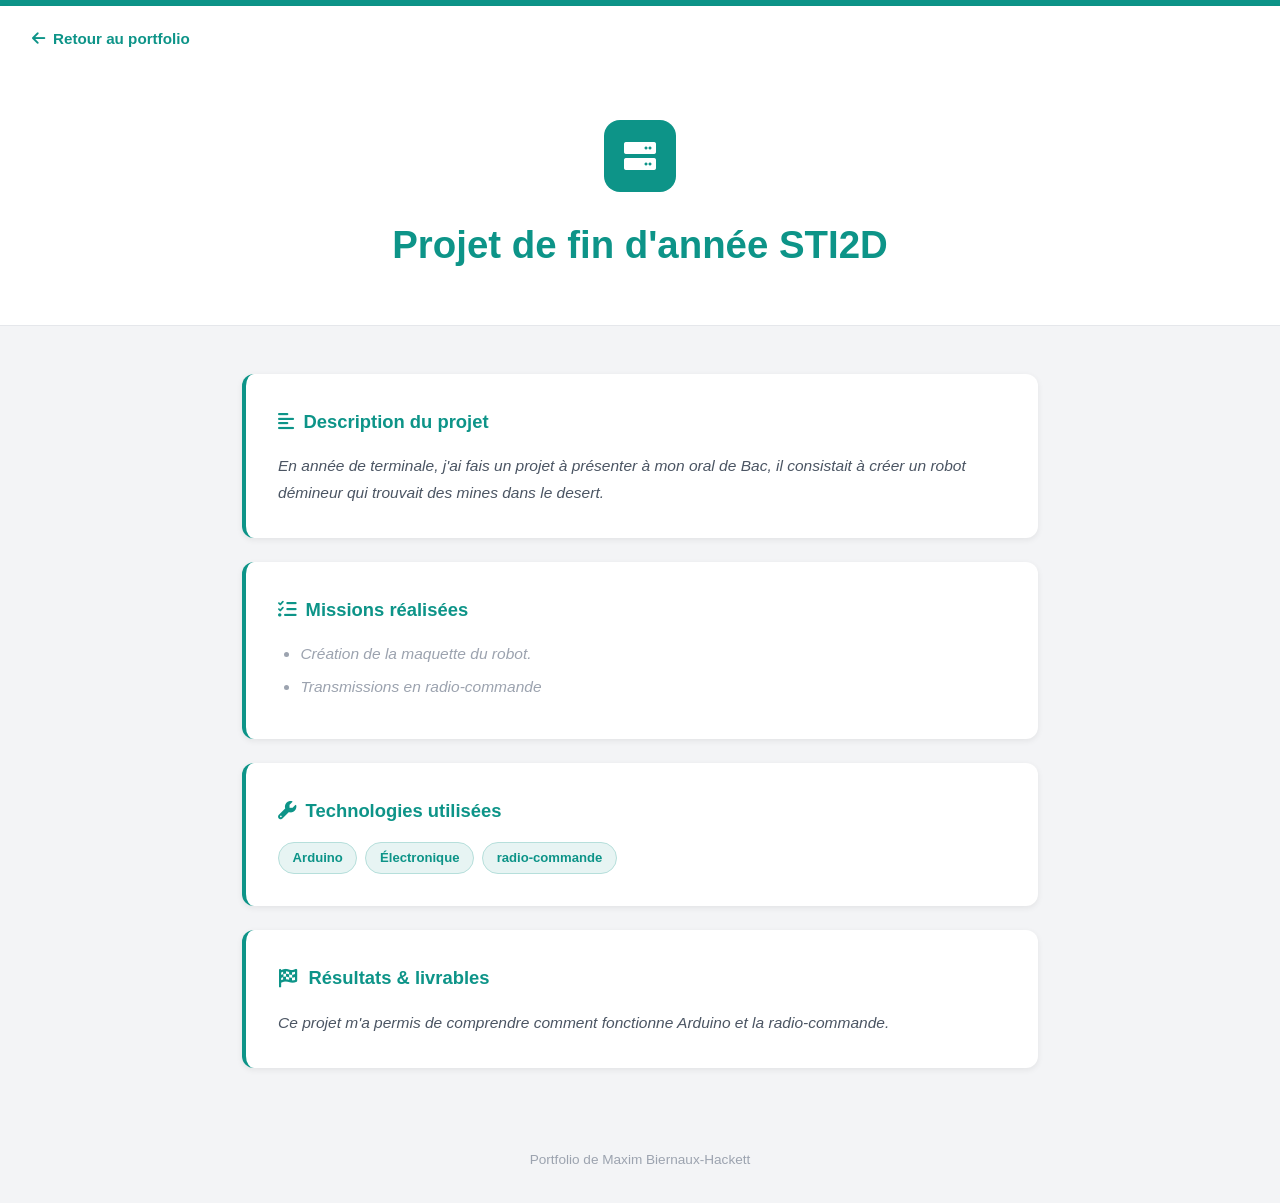
<file: projets/sti2d.html>
<!DOCTYPE html>
<html lang="fr">
<head>
    <meta charset="UTF-8">
    <meta name="viewport" content="width=device-width, initial-scale=1.0">
    <title>Projet de fin d'année STI2D</title>
    <link rel="stylesheet" href="../assets/CSS/projet.css">
    <link rel="stylesheet" href="https://cdnjs.cloudflare.com/ajax/libs/font-awesome/6.0.0-beta3/css/all.min.css">
    <style> :root { --accent: #0d9488; } </style>
</head>
<body>

    <div class="top-bar"></div>

    <nav class="back-nav">
        <a href="../index.html" class="back-btn">
            <i class="fas fa-arrow-left"></i> Retour au portfolio
        </a>
    </nav>

    <header class="hero">
        <div class="hero-icon">
            <i class="fas fa-server"></i>
        </div>
        <h1>Projet de fin d'année STI2D</h1>
    </header>

    <main class="content">

        <div class="card">
            <h2><i class="fas fa-align-left"></i> Description du projet</h2>
            <p class="placeholder">En année de terminale, j'ai fais un projet à présenter à mon oral de Bac, il consistait à créer un robot démineur qui trouvait des mines dans le desert.</p>
        </div>

        <div class="card">
            <h2><i class="fas fa-tasks"></i> Missions réalisées</h2>
            <ul>
                <li class="placeholder">Création de la maquette du robot. </li>
                <li class="placeholder">Transmissions en radio-commande</li>
            </ul>
        </div>

        <div class="card">
            <h2><i class="fas fa-wrench"></i> Technologies utilisées</h2>
            <div class="tags">
                <span class="tag">Arduino</span>
                <span class="tag">Électronique</span>
                <span class="tag">radio-commande</span>
            </div>
        </div>

        <div class="card">
            <h2><i class="fas fa-flag-checkered"></i> Résultats & livrables</h2>
            <p class="placeholder">Ce projet m'a permis de comprendre comment fonctionne Arduino et la radio-commande.</p>
        </div>

    </main>

    <footer>Portfolio de Maxim Biernaux-Hackett</footer>

</body>
</html>
</file>
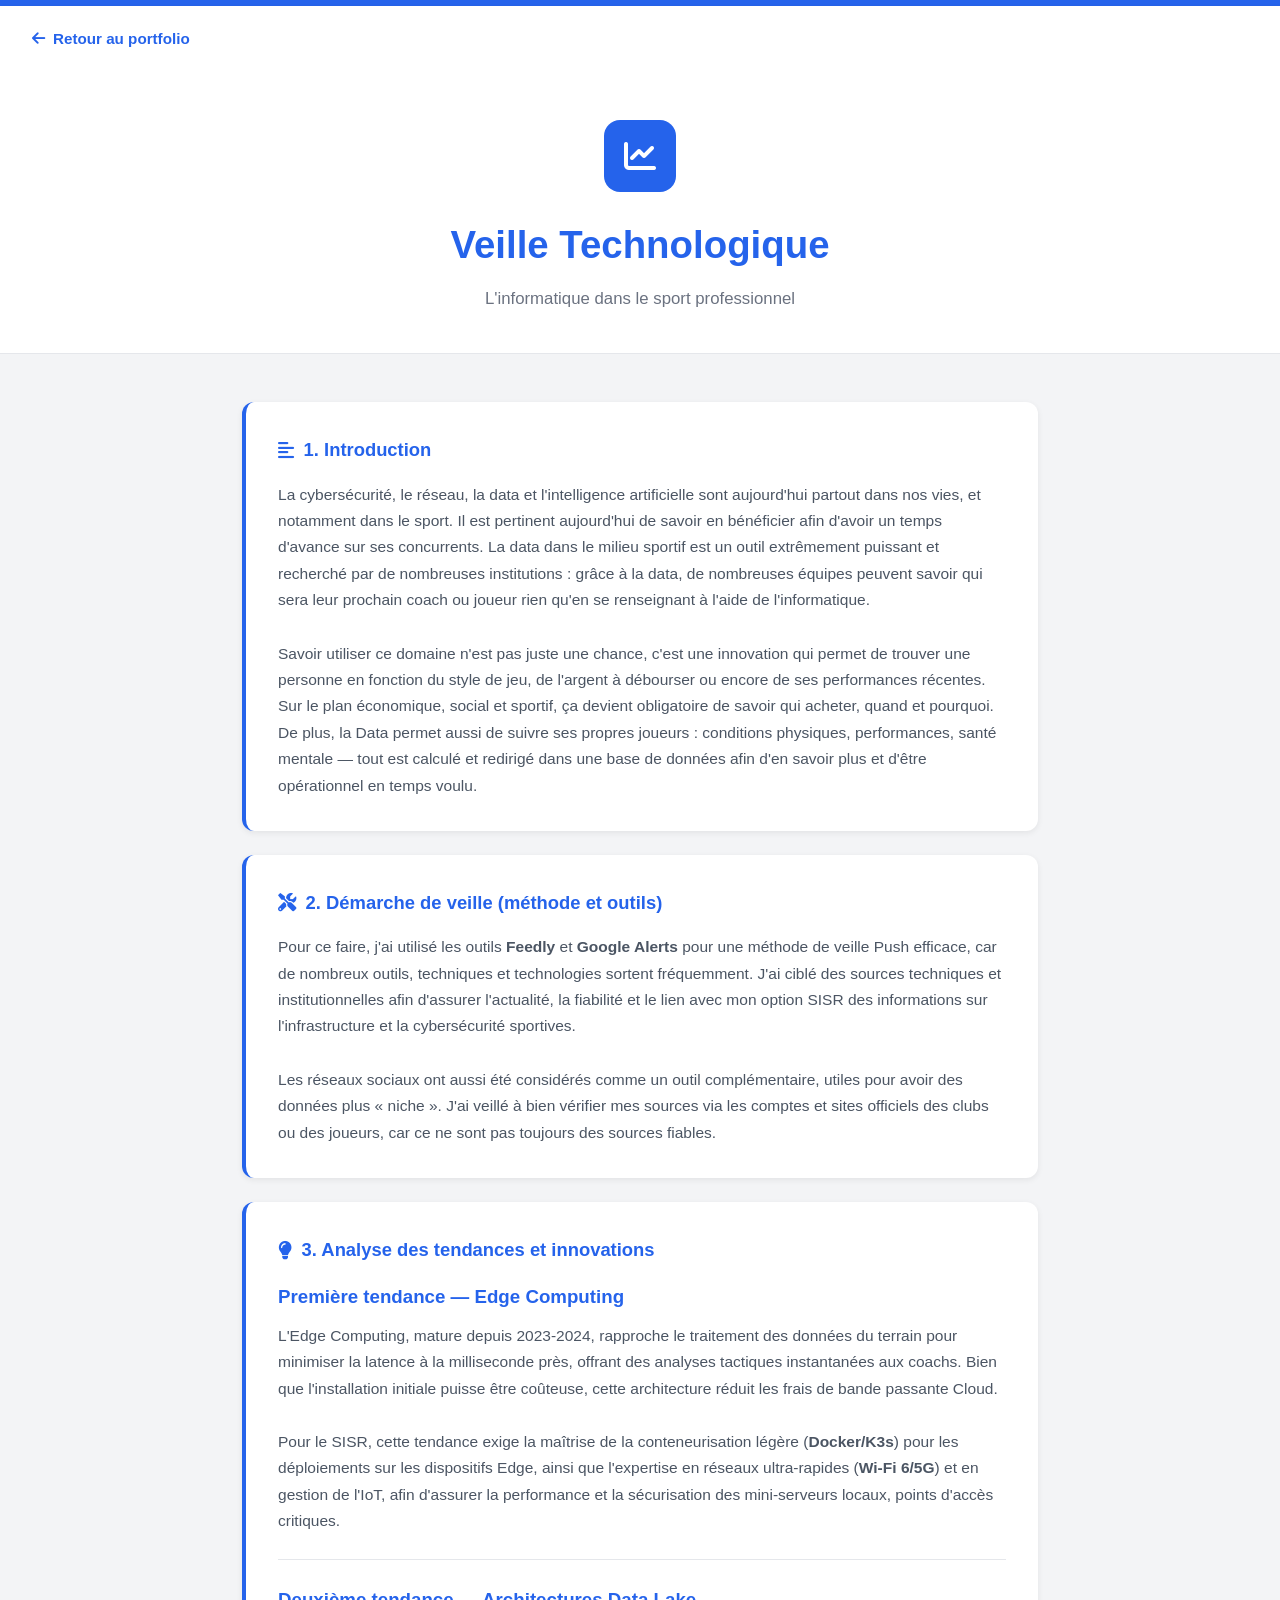
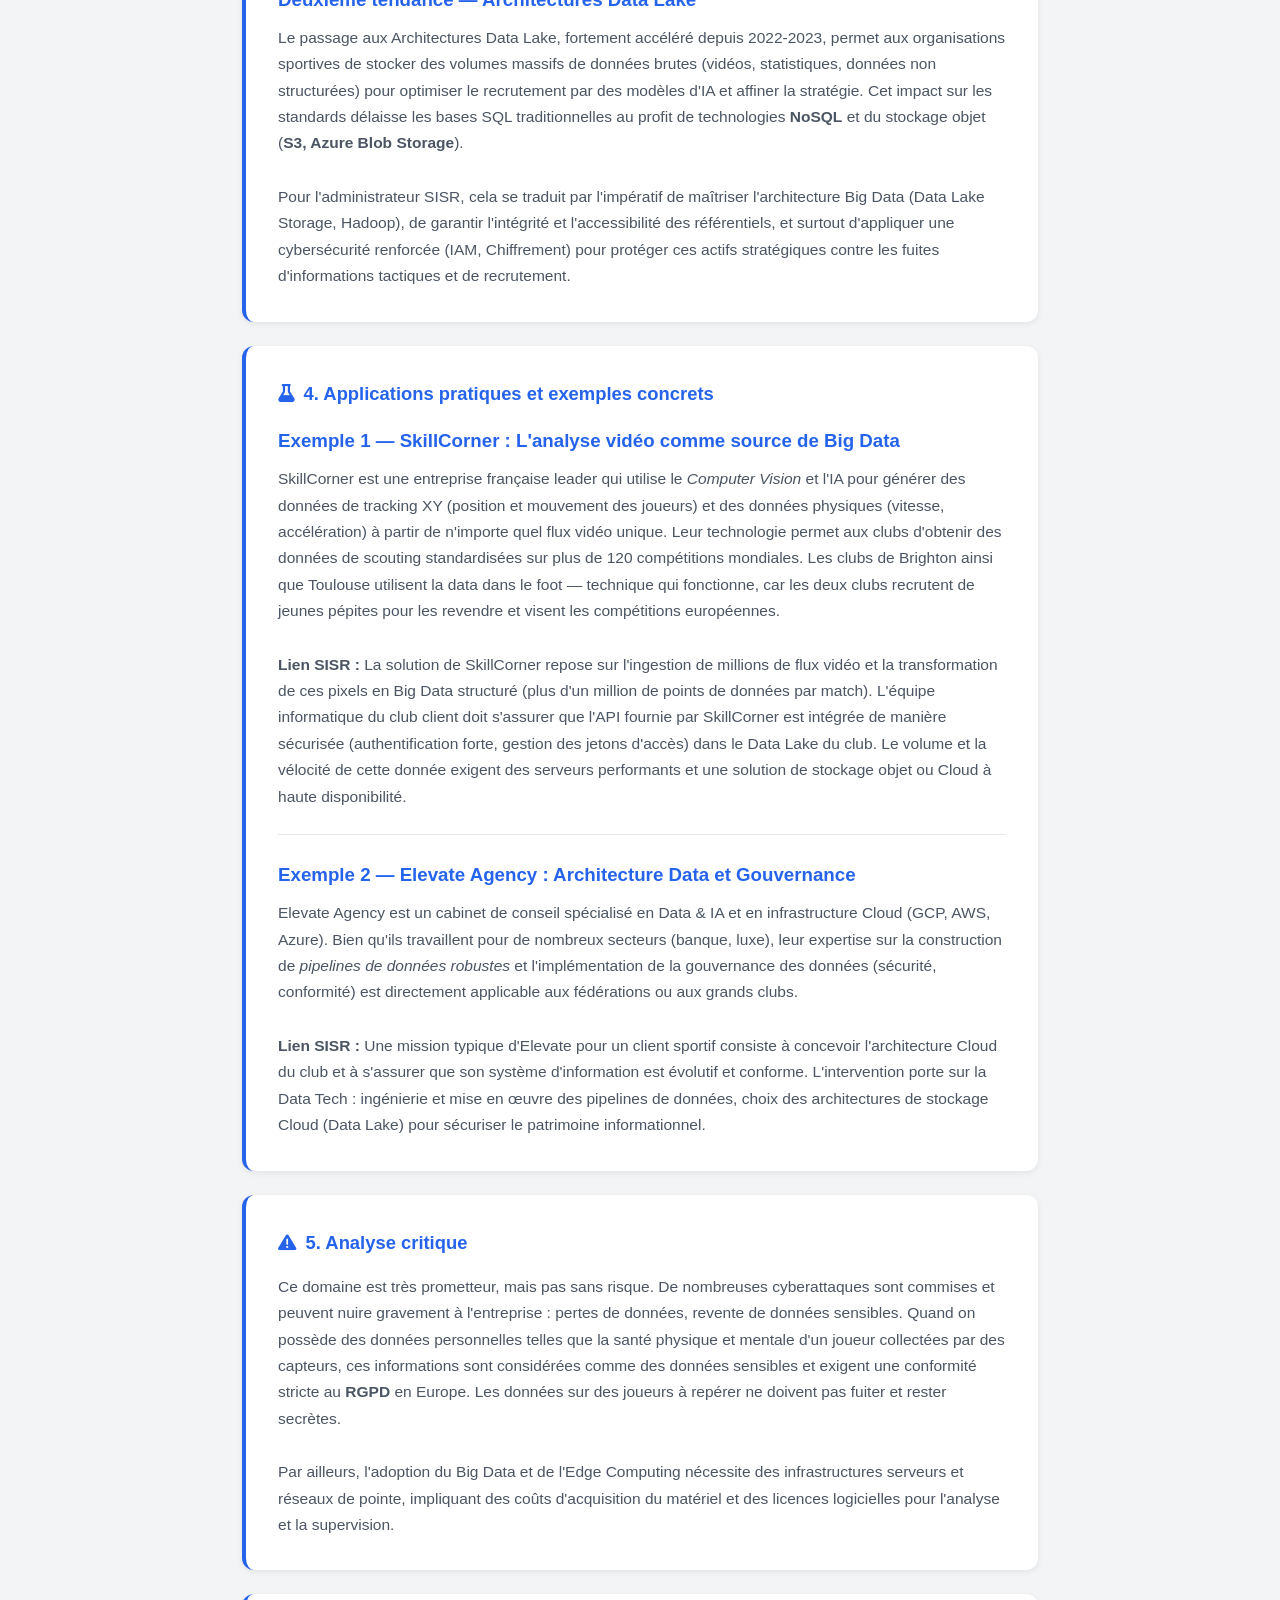
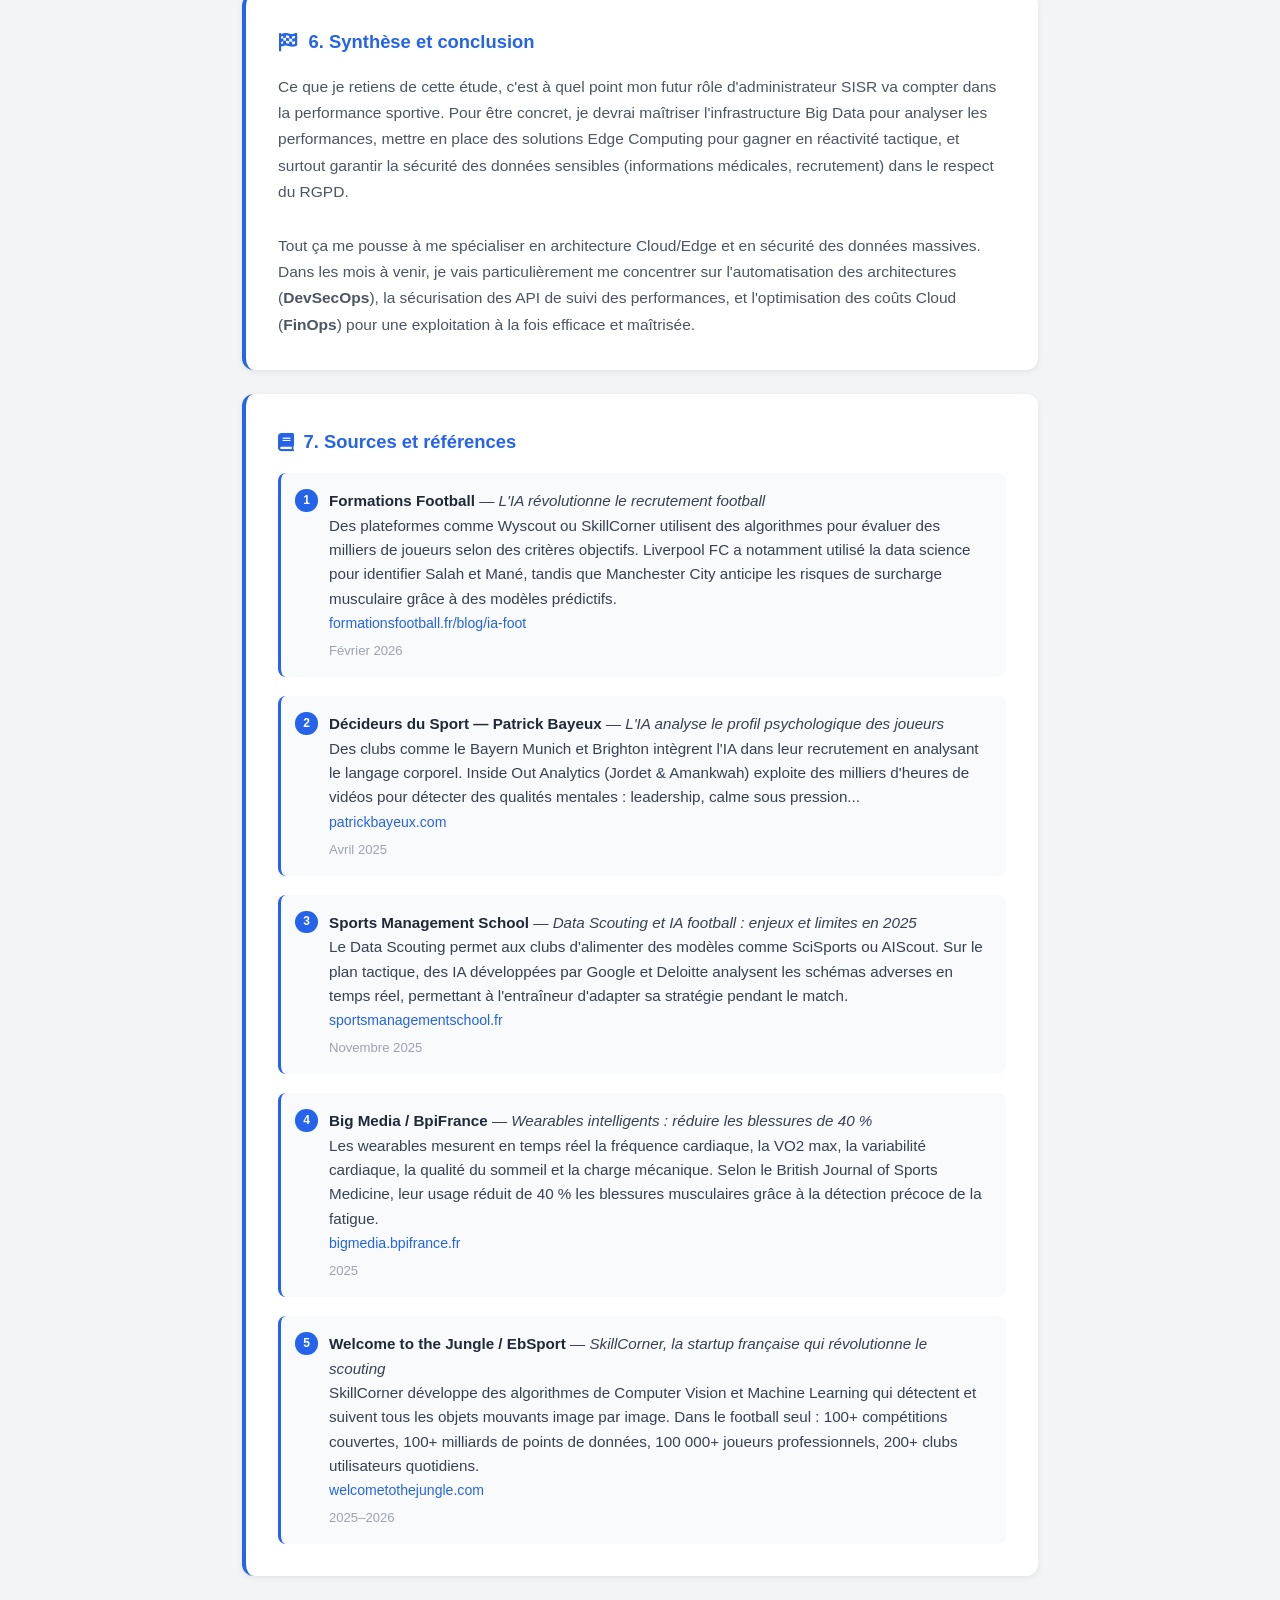
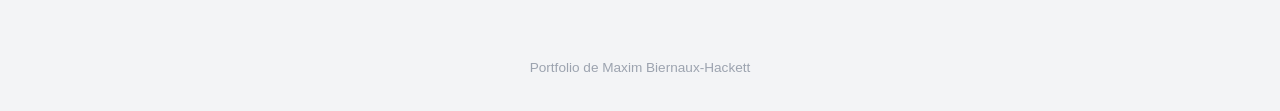
<file: projets/veille.html>
<!DOCTYPE html>
<html lang="fr">
<head>
    <meta charset="UTF-8">
    <meta name="viewport" content="width=device-width, initial-scale=1.0">
    <title>Veille Technologique – L'informatique dans le sport</title>
    <link rel="stylesheet" href="../assets/CSS/projet.css">
    <link rel="stylesheet" href="https://cdnjs.cloudflare.com/ajax/libs/font-awesome/6.0.0-beta3/css/all.min.css">
    <style> :root { --accent: #2563eb; } </style>
</head>
<body>

    <div class="top-bar"></div>

    <nav class="back-nav">
        <a href="../index.html" class="back-btn">
            <i class="fas fa-arrow-left"></i> Retour au portfolio
        </a>
    </nav>

    <header class="hero">
        <div class="hero-icon">
            <i class="fas fa-chart-line"></i>
        </div>
        <h1>Veille Technologique</h1>
        <p class="subtitle">L'informatique dans le sport professionnel</p>
    </header>

    <main class="content">

        <div class="card">
            <h2><i class="fas fa-align-left"></i> 1. Introduction</h2>
            <p>
                La cybersécurité, le réseau, la data et l'intelligence artificielle sont aujourd'hui partout dans nos vies, et notamment dans le sport. Il est pertinent aujourd'hui de savoir en bénéficier afin d'avoir un temps d'avance sur ses concurrents. La data dans le milieu sportif est un outil extrêmement puissant et recherché par de nombreuses institutions : grâce à la data, de nombreuses équipes peuvent savoir qui sera leur prochain coach ou joueur rien qu'en se renseignant à l'aide de l'informatique.
            </p>
            <br>
            <p>
                Savoir utiliser ce domaine n'est pas juste une chance, c'est une innovation qui permet de trouver une personne en fonction du style de jeu, de l'argent à débourser ou encore de ses performances récentes. Sur le plan économique, social et sportif, ça devient obligatoire de savoir qui acheter, quand et pourquoi. De plus, la Data permet aussi de suivre ses propres joueurs : conditions physiques, performances, santé mentale — tout est calculé et redirigé dans une base de données afin d'en savoir plus et d'être opérationnel en temps voulu.
            </p>
        </div>

        <div class="card">
            <h2><i class="fas fa-tools"></i> 2. Démarche de veille (méthode et outils)</h2>
            <p>
                Pour ce faire, j'ai utilisé les outils <strong>Feedly</strong> et <strong>Google Alerts</strong> pour une méthode de veille Push efficace, car de nombreux outils, techniques et technologies sortent fréquemment. J'ai ciblé des sources techniques et institutionnelles afin d'assurer l'actualité, la fiabilité et le lien avec mon option SISR des informations sur l'infrastructure et la cybersécurité sportives.
            </p>
            <br>
            <p>
                Les réseaux sociaux ont aussi été considérés comme un outil complémentaire, utiles pour avoir des données plus « niche ». J'ai veillé à bien vérifier mes sources via les comptes et sites officiels des clubs ou des joueurs, car ce ne sont pas toujours des sources fiables.
            </p>
        </div>

        <div class="card">
            <h2><i class="fas fa-lightbulb"></i> 3. Analyse des tendances et innovations</h2>

            <h3 style="color: var(--accent); margin: 0 0 0.6rem;">Première tendance — Edge Computing</h3>
            <p>
                L'Edge Computing, mature depuis 2023-2024, rapproche le traitement des données du terrain pour minimiser la latence à la milliseconde près, offrant des analyses tactiques instantanées aux coachs. Bien que l'installation initiale puisse être coûteuse, cette architecture réduit les frais de bande passante Cloud.
            </p>
            <br>
            <p>
                Pour le SISR, cette tendance exige la maîtrise de la conteneurisation légère (<strong>Docker/K3s</strong>) pour les déploiements sur les dispositifs Edge, ainsi que l'expertise en réseaux ultra-rapides (<strong>Wi-Fi 6/5G</strong>) et en gestion de l'IoT, afin d'assurer la performance et la sécurisation des mini-serveurs locaux, points d'accès critiques.
            </p>

            <hr style="border: none; border-top: 1px solid #e5e7eb; margin: 1.5rem 0;">

            <h3 style="color: var(--accent); margin: 0 0 0.6rem;">Deuxième tendance — Architectures Data Lake</h3>
            <p>
                Le passage aux Architectures Data Lake, fortement accéléré depuis 2022-2023, permet aux organisations sportives de stocker des volumes massifs de données brutes (vidéos, statistiques, données non structurées) pour optimiser le recrutement par des modèles d'IA et affiner la stratégie. Cet impact sur les standards délaisse les bases SQL traditionnelles au profit de technologies <strong>NoSQL</strong> et du stockage objet (<strong>S3, Azure Blob Storage</strong>).
            </p>
            <br>
            <p>
                Pour l'administrateur SISR, cela se traduit par l'impératif de maîtriser l'architecture Big Data (Data Lake Storage, Hadoop), de garantir l'intégrité et l'accessibilité des référentiels, et surtout d'appliquer une cybersécurité renforcée (IAM, Chiffrement) pour protéger ces actifs stratégiques contre les fuites d'informations tactiques et de recrutement.
            </p>
        </div>

        <div class="card">
            <h2><i class="fas fa-flask"></i> 4. Applications pratiques et exemples concrets</h2>

            <h3 style="color: var(--accent); margin: 0 0 0.6rem;">Exemple 1 — SkillCorner : L'analyse vidéo comme source de Big Data</h3>
            <p>
                SkillCorner est une entreprise française leader qui utilise le <em>Computer Vision</em> et l'IA pour générer des données de tracking XY (position et mouvement des joueurs) et des données physiques (vitesse, accélération) à partir de n'importe quel flux vidéo unique. Leur technologie permet aux clubs d'obtenir des données de scouting standardisées sur plus de 120 compétitions mondiales. Les clubs de Brighton ainsi que Toulouse utilisent la data dans le foot — technique qui fonctionne, car les deux clubs recrutent de jeunes pépites pour les revendre et visent les compétitions européennes.
            </p>
            <br>
            <p>
                <strong>Lien SISR :</strong> La solution de SkillCorner repose sur l'ingestion de millions de flux vidéo et la transformation de ces pixels en Big Data structuré (plus d'un million de points de données par match). L'équipe informatique du club client doit s'assurer que l'API fournie par SkillCorner est intégrée de manière sécurisée (authentification forte, gestion des jetons d'accès) dans le Data Lake du club. Le volume et la vélocité de cette donnée exigent des serveurs performants et une solution de stockage objet ou Cloud à haute disponibilité.
            </p>

            <hr style="border: none; border-top: 1px solid #e5e7eb; margin: 1.5rem 0;">

            <h3 style="color: var(--accent); margin: 0 0 0.6rem;">Exemple 2 — Elevate Agency : Architecture Data et Gouvernance</h3>
            <p>
                Elevate Agency est un cabinet de conseil spécialisé en Data & IA et en infrastructure Cloud (GCP, AWS, Azure). Bien qu'ils travaillent pour de nombreux secteurs (banque, luxe), leur expertise sur la construction de <em>pipelines de données robustes</em> et l'implémentation de la gouvernance des données (sécurité, conformité) est directement applicable aux fédérations ou aux grands clubs.
            </p>
            <br>
            <p>
                <strong>Lien SISR :</strong> Une mission typique d'Elevate pour un client sportif consiste à concevoir l'architecture Cloud du club et à s'assurer que son système d'information est évolutif et conforme. L'intervention porte sur la Data Tech : ingénierie et mise en œuvre des pipelines de données, choix des architectures de stockage Cloud (Data Lake) pour sécuriser le patrimoine informationnel.
            </p>
        </div>

        <div class="card">
            <h2><i class="fas fa-exclamation-triangle"></i> 5. Analyse critique</h2>
            <p>
                Ce domaine est très prometteur, mais pas sans risque. De nombreuses cyberattaques sont commises et peuvent nuire gravement à l'entreprise : pertes de données, revente de données sensibles. Quand on possède des données personnelles telles que la santé physique et mentale d'un joueur collectées par des capteurs, ces informations sont considérées comme des données sensibles et exigent une conformité stricte au <strong>RGPD</strong> en Europe. Les données sur des joueurs à repérer ne doivent pas fuiter et rester secrètes.
            </p>
            <br>
            <p>
                Par ailleurs, l'adoption du Big Data et de l'Edge Computing nécessite des infrastructures serveurs et réseaux de pointe, impliquant des coûts d'acquisition du matériel et des licences logicielles pour l'analyse et la supervision.
            </p>
        </div>

        <div class="card">
            <h2><i class="fas fa-flag-checkered"></i> 6. Synthèse et conclusion</h2>
            <p>
                Ce que je retiens de cette étude, c'est à quel point mon futur rôle d'administrateur SISR va compter dans la performance sportive. Pour être concret, je devrai maîtriser l'infrastructure Big Data pour analyser les performances, mettre en place des solutions Edge Computing pour gagner en réactivité tactique, et surtout garantir la sécurité des données sensibles (informations médicales, recrutement) dans le respect du RGPD.
            </p>
            <br>
            <p>
                Tout ça me pousse à me spécialiser en architecture Cloud/Edge et en sécurité des données massives. Dans les mois à venir, je vais particulièrement me concentrer sur l'automatisation des architectures (<strong>DevSecOps</strong>), la sécurisation des API de suivi des performances, et l'optimisation des coûts Cloud (<strong>FinOps</strong>) pour une exploitation à la fois efficace et maîtrisée.
            </p>
        </div>

        <div class="card sources-card">
            <h2><i class="fas fa-book"></i> 7. Sources et références</h2>
            <ol class="sources-list">
                <li>
                    <span class="source-author">Formations Football</span> —
                    <em>L'IA révolutionne le recrutement football</em><br>
                    Des plateformes comme Wyscout ou SkillCorner utilisent des algorithmes pour évaluer des milliers de joueurs selon des critères objectifs. Liverpool FC a notamment utilisé la data science pour identifier Salah et Mané, tandis que Manchester City anticipe les risques de surcharge musculaire grâce à des modèles prédictifs.<br>
                    <a href="https://www.formationsfootball.fr/blog/ia-foot" target="_blank">formationsfootball.fr/blog/ia-foot</a>
                    <span class="source-date">Février 2026</span>
                </li>
                <li>
                    <span class="source-author">Décideurs du Sport — Patrick Bayeux</span> —
                    <em>L'IA analyse le profil psychologique des joueurs</em><br>
                    Des clubs comme le Bayern Munich et Brighton intègrent l'IA dans leur recrutement en analysant le langage corporel. Inside Out Analytics (Jordet & Amankwah) exploite des milliers d'heures de vidéos pour détecter des qualités mentales : leadership, calme sous pression...<br>
                    <a href="https://patrickbayeux.com/actualites/lia-sinvite-dans-le-staff-des-equipes-de-football-pour-etablir-le-profil-psychologique-ideal-des-joueurs-de-demain/" target="_blank">patrickbayeux.com</a>
                    <span class="source-date">Avril 2025</span>
                </li>
                <li>
                    <span class="source-author">Sports Management School</span> —
                    <em>Data Scouting et IA football : enjeux et limites en 2025</em><br>
                    Le Data Scouting permet aux clubs d'alimenter des modèles comme SciSports ou AIScout. Sur le plan tactique, des IA développées par Google et Deloitte analysent les schémas adverses en temps réel, permettant à l'entraîneur d'adapter sa stratégie pendant le match.<br>
                    <a href="https://www.sportsmanagementschool.fr/blog-sms/intelligence-artificielle-football" target="_blank">sportsmanagementschool.fr</a>
                    <span class="source-date">Novembre 2025</span>
                </li>
                <li>
                    <span class="source-author">Big Media / BpiFrance</span> —
                    <em>Wearables intelligents : réduire les blessures de 40 %</em><br>
                    Les wearables mesurent en temps réel la fréquence cardiaque, la VO2 max, la variabilité cardiaque, la qualité du sommeil et la charge mécanique. Selon le British Journal of Sports Medicine, leur usage réduit de 40 % les blessures musculaires grâce à la détection précoce de la fatigue.<br>
                    <a href="https://bigmedia.bpifrance.fr/nos-dossiers/objets-connectes-et-sport-un-marche-a-fort-potentiel" target="_blank">bigmedia.bpifrance.fr</a>
                    <span class="source-date">2025</span>
                </li>
                <li>
                    <span class="source-author">Welcome to the Jungle / EbSport</span> —
                    <em>SkillCorner, la startup française qui révolutionne le scouting</em><br>
                    SkillCorner développe des algorithmes de Computer Vision et Machine Learning qui détectent et suivent tous les objets mouvants image par image. Dans le football seul : 100+ compétitions couvertes, 100+ milliards de points de données, 100 000+ joueurs professionnels, 200+ clubs utilisateurs quotidiens.<br>
                    <a href="https://www.welcometothejungle.com/fr/companies/skillcorner" target="_blank">welcometothejungle.com</a>
                    <span class="source-date">2025–2026</span>
                </li>
            </ol>
        </div>

    </main>

    <footer>Portfolio de Maxim Biernaux-Hackett</footer>

</body>
</html>
</file>
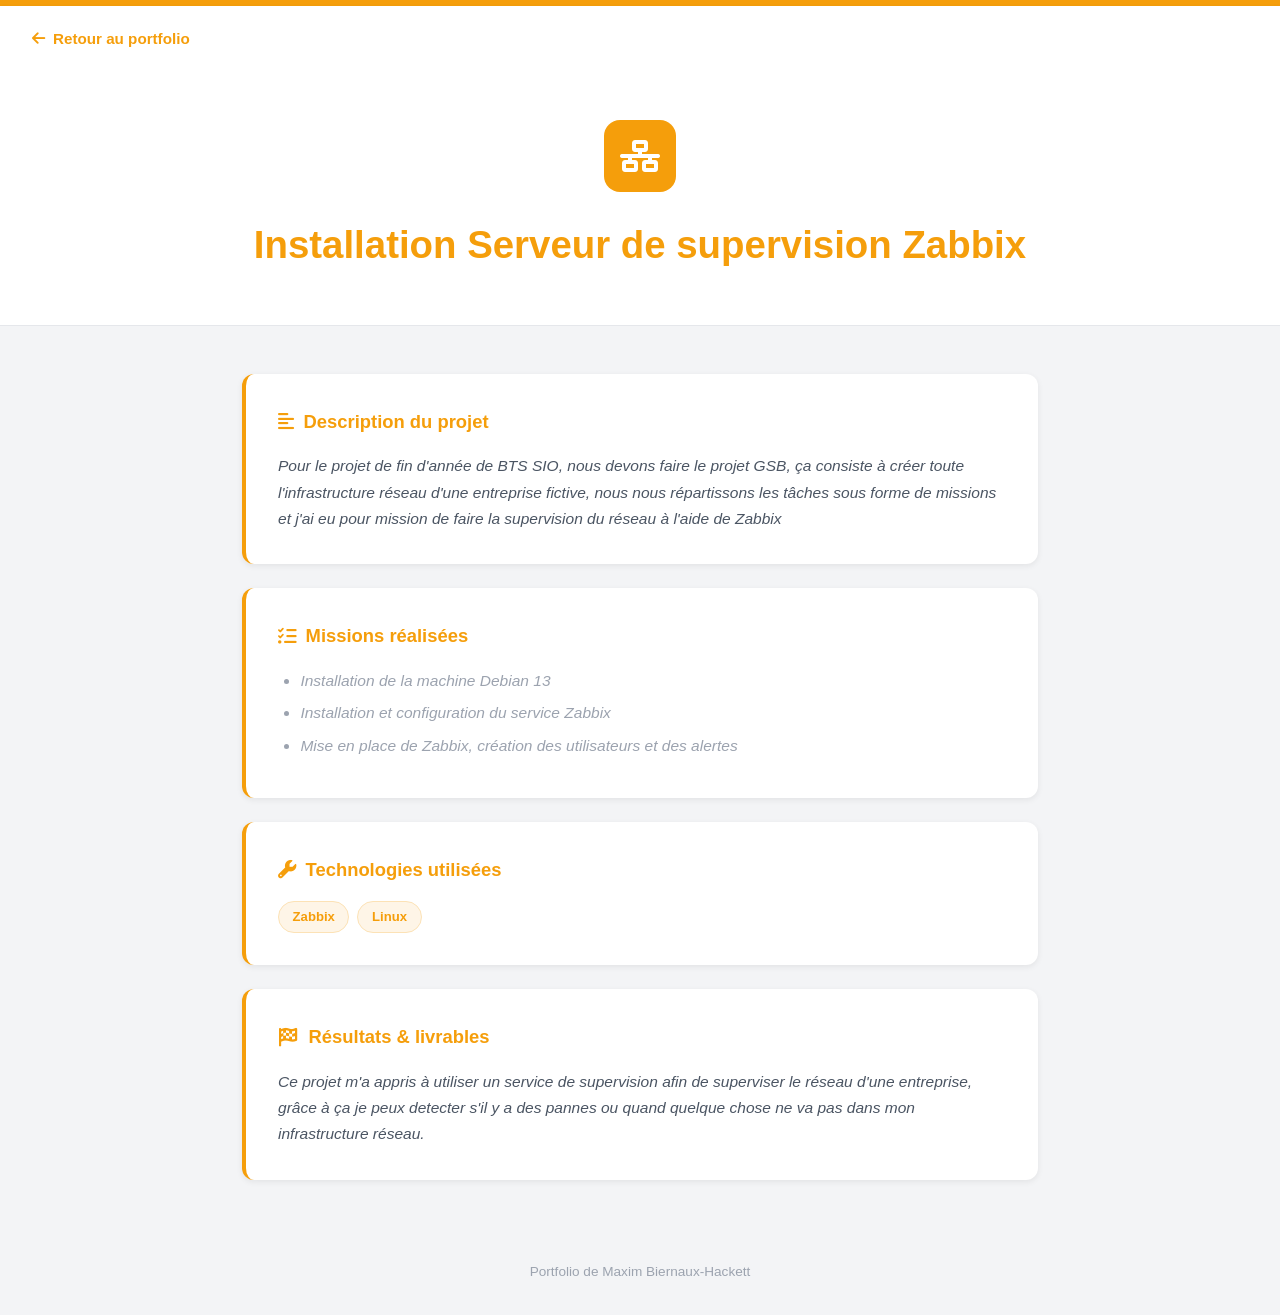
<file: projets/zabbix.html>
<!DOCTYPE html>
<html lang="fr">
<head>
    <meta charset="UTF-8">
    <meta name="viewport" content="width=device-width, initial-scale=1.0">
    <title>Installation Serveur de supervision Zabbix</title>
    <link rel="stylesheet" href="../assets/CSS/projet.css">
    <link rel="stylesheet" href="https://cdnjs.cloudflare.com/ajax/libs/font-awesome/6.0.0-beta3/css/all.min.css">
    <style> :root { --accent: #f59e0b; } </style>
</head>
<body>

    <div class="top-bar"></div>

    <nav class="back-nav">
        <a href="../index.html" class="back-btn">
            <i class="fas fa-arrow-left"></i> Retour au portfolio
        </a>
    </nav>

    <header class="hero">
        <div class="hero-icon">
            <i class="fas fa-network-wired"></i>
        </div>
        <h1>Installation Serveur de supervision Zabbix</h1>
    </header>

    <main class="content">

        <div class="card">
            <h2><i class="fas fa-align-left"></i> Description du projet</h2>
            <p class="placeholder">Pour le projet de fin d'année de BTS SIO, nous devons faire le projet GSB, ça consiste à créer toute l'infrastructure réseau d'une entreprise fictive, nous nous répartissons les tâches sous forme de missions et j'ai eu pour mission de faire la supervision du réseau à l'aide de Zabbix</p>
        </div>

        <div class="card">
            <h2><i class="fas fa-tasks"></i> Missions réalisées</h2>
            <ul>
                <li class="placeholder">Installation de la machine Debian 13</li>
                <li class="placeholder">Installation et configuration du service Zabbix</li>
                <li class="placeholder">Mise en place de Zabbix, création des utilisateurs et des alertes</li>
            </ul>
        </div>

        <div class="card">
            <h2><i class="fas fa-wrench"></i> Technologies utilisées</h2>
            <div class="tags">
                <span class="tag">Zabbix</span>
                <span class="tag">Linux</span>
            </div>
        </div>

        <div class="card">
            <h2><i class="fas fa-flag-checkered"></i> Résultats & livrables</h2>
            <p class="placeholder">Ce projet m'a appris à utiliser un service de supervision afin de superviser le réseau d'une entreprise, grâce à ça je peux detecter s'il y a des pannes ou quand quelque chose ne va pas dans mon infrastructure réseau.</p>
        </div>

    </main>

    <footer>Portfolio de Maxim Biernaux-Hackett</footer>

</body>
</html>
</file>
<file: assets/CSS/style.css>
:root {
    --primary-color: #2563eb;
    --secondary-color: #1e40af;
    --text-color: #1f2937;
    --background-color: #f3f4f6;
    --sidebar-width: 250px;
}


.btn-telecharger {
  background-color: #1e40af;
  color: white;
  border: none;
  border-radius: 8px;
  padding: 10px 20px;
  cursor: pointer;
}

.btn-telecharger:hover {
  background-color: #2563eb;
}

.experience-docs {
  margin-top: 2.5rem;
  padding-top: 1.5rem;
  border-top: 1px solid #e5e7eb;
}

.experience-docs h3 {
  font-size: 1.1rem;
  color: var(--text-color);
  margin-bottom: 1rem;
}

.docs-grid {
  display: flex;
  flex-wrap: wrap;
  gap: 1rem;
}

* {
    margin: 0;
    padding: 0;
    box-sizing: border-box;
}

html {
    scroll-behavior: smooth;
}

body {
    font-family: 'Segoe UI', Tahoma, Geneva, Verdana, sans-serif;
    line-height: 1.6;
    color: var(--text-color);
    background-color: var(--background-color);
}

.sidebar {
    position: fixed;
    width: var(--sidebar-width);
    height: 100vh;
    background-color: rgb(255, 255, 255);
    box-shadow: 2px 0 5px rgba(0, 0, 0, 0.1);
    padding: 2rem;
    z-index: 1000;
}

.nav-content h2 {
    margin-bottom: 2rem;
    color: var(--primary-color);
}

.nav-content ul {
    list-style: none;
}

.nav-content ul li {
    margin-bottom: 1rem;
}

.nav-content ul li a {
    display: flex;
    align-items: center;
    text-decoration: none;
    color: var(--text-color);
    padding: 0.5rem 1rem;
    border-radius: 0.5rem;
    transition: background-color 0.3s, color 0.3s;
}

.nav-content ul li a i {
    margin-right: 1rem;
}

.nav-content ul li a:hover,
.nav-content ul li a.active {
    background-color: var(--primary-color);
    color: white;
}

.main-content {
    margin-left: var(--sidebar-width);
    padding: 2rem;
}

.hero-section {
    min-height: 100vh;
    display: flex;
    align-items: center;
    justify-content: center;
    text-align: center;
    padding: 2rem;
}

.hero-content {
    max-width: 800px;
}

.profile-image {
    width: 400px;
    height: 400px;
    border-radius: 50%;
    object-fit: cover;
    margin-bottom: 2rem;
    border: 4px solid var(--primary-color);
}

.hero-content h1 {
    font-size: 2.5rem;
    color: var(--primary-color);
    margin-bottom: 1rem;
}

.hero-content h2 {
    font-size: 1.5rem;
    color: var(--secondary-color);
    margin-bottom: 2rem;
}


.bio {
    font-size: 1.1rem;
    line-height: 1.8;
}

.section {
    padding: 4rem 0;
}

.section h2 {
    text-align: center;
    color: var(--primary-color);
    margin-bottom: 3rem;
    font-size: 2rem;
    text-decoration: underline
}

.section p {
    text-align: center;
    color: var(--primary-color);
    margin-bottom: 1.2rem;
    font-size: 1rem;
    text-align: left;
}

.section form {
    text-align: center;
    color: var(--primary-color);
    margin-bottom: 1.2rem;
    font-size: 1rem;
    text-align: center;
}



.ligne {
    height: 2px; 
    background-color: #657baa; 
    width: 100%; 
    margin: 20px 0; 
}

.section h3 {
    text-align: center;
    color: var(--secondary-color);
    margin-bottom: 1rem;
    font-size: 1.2rem;
}

.section h4 {
    text-align: center;
    color: var(--secondary-color);
    margin-bottom: 1rem;
    font-size: 0.7rem;
}

.timeline {
    position: relative;
    max-width: 800px;
    margin: 0 auto;
}

.timeline-item {
    margin-bottom: 2rem;
    padding: 1rem;
    background-color: white;
    border-radius: 0.5rem;
    box-shadow: 0 2px 4px rgba(0, 0, 0, 0.1);
}

.timeline-content h3 {
    color: var(--primary-color);
    margin-bottom: 1rem;
}

.timeline-date {
    color: var(--secondary-color);
    font-weight: 600;
    margin-bottom: 0.5rem;
}

.timeline-content ul {
    list-style-position: inside;
    margin-left: 1rem;
    text-align: center;
}

.education-grid {
    display: grid;
    grid-template-columns: repeat(auto-fit, minmax(250px, 1fr));
    gap: 2rem;
    max-width: 1200px;
    margin: 0 auto;
}

.education-item {
    background: white;
    padding: 2rem;
    border-radius: 0.5rem;
    box-shadow: 0 2px 4px rgba(0, 0, 0, 0.1);
    text-align: center;
}

.education-item h3 {
    color: var(--primary-color);
    margin-bottom: 1rem;
}

.ecole {
    font-weight: 600;
    margin-bottom: 0.5rem;
}

.annee {
    color: var(--secondary-color);
}

.competences-grid {
    display: grid;
    grid-template-columns: repeat(auto-fit, minmax(250px, 1fr));
    gap: 2rem;
    max-width: 1200px;
    margin: 0 auto;
}

.competences-item {
    background: white;
    padding: 2rem;
    border-radius: 0.5rem;
    box-shadow: 0 2px 4px rgba(0, 0, 0, 0.1);
    text-align: center;
}

.competences-item h3 {
    color: var(--primary-color);
    margin-bottom: 1rem;
}

.info-comp {
    font-weight: 600;
    margin-bottom: 0.5rem;
}

.info-comp {
    color: var(--secondary-color);
}

.competences-item {
    background: #ffffff;
    border-radius: 8px;
    padding: 20px;
    box-shadow: 0 2px 4px rgba(0, 0, 0, 0.1);
    display: flex;
    flex-direction: column; 
    align-items: center; 
    margin-bottom: 20px;
}

.competence-icon {
    font-size: 2.5em;
    color: var(--primary-color);
    margin-bottom: 15px; 
}


.contact-container {
    display: grid;
    grid-template-columns: repeat(auto-fit, minmax(300px, 1fr));
    gap: 2rem;
    max-width: 1200px;
    margin: 0 auto 2rem;
}

.contact-info {
    background: white;
    padding: 2rem;
    border-radius: 0.5rem;
    box-shadow: 0 2px 4px rgba(0, 0, 0, 0.1);
}

.info-item {
    display: flex;
    align-items: center;
    margin-bottom: 1rem;
}

.info-item i {
    color: var(--primary-color);
    margin-right: 1rem;
    font-size: 1.2rem;
}

.social-media {
    display: flex;
    gap: 1rem;
    margin-top: 2rem;
}

.social-media a {
    color: var(--primary-color);
    font-size: 1.5rem;
    text-decoration: none;
    transition: color 0.3s;
}

.social-media a:hover {
    color: var(--secondary-color);
}

.contact-form {
    background: white;
    padding: 2rem;
    border-radius: 0.5rem;
    box-shadow: 0 2px 4px rgba(0, 0, 0, 0.1);
}

.form-group {
    margin-bottom: 1.5rem;
}

.form-group label {
    display: block;
    margin-bottom: 0.5rem;
}

.form-group input,
.form-group textarea {
    width: 100%;
    padding: 0.75rem;
    border: 1px solid #ddd;
    border-radius: 0.5rem;
    font-size: 1rem;
}

.form-group textarea {
    height: 150px;
    resize: vertical;
}

button[type="submit"] {
    background-color: var(--primary-color);
    color: white;
    padding: 0.75rem 1.5rem;
    border: none;
    border-radius: 0.5rem;
    cursor: pointer;
    font-size: 1rem;
    transition: background-color 0.3s;
}

button[type="submit"]:hover {
    background-color: var(--secondary-color);
}

/* ── Veille Technologique ── */
.veille-card {
    max-width: 800px;
    margin: 0 auto;
    background: white;
    border-radius: 0.75rem;
    padding: 2rem 2.5rem;
    box-shadow: 0 2px 8px rgba(0, 0, 0, 0.08);
    border-left: 5px solid var(--primary-color);
}

.veille-title {
    display: inline-flex;
    align-items: center;
    gap: 0.6rem;
    font-size: 1.25rem;
    font-weight: 700;
    color: var(--primary-color);
    text-decoration: none;
    margin-bottom: 1rem;
    transition: color 0.2s;
}

.veille-title:hover {
    color: var(--secondary-color);
    text-decoration: underline;
}

.veille-desc {
    font-size: 1rem;
    color: #4b5563;
    line-height: 1.7;
    text-align: left !important;
    margin-bottom: 0 !important;
}
/* ── Fin Veille Technologique ── */

/* ── Projets Réalisés ── */
.projects-grid {
    display: grid;
    grid-template-columns: repeat(auto-fit, minmax(260px, 1fr));
    gap: 1.5rem;
    max-width: 1200px;
    margin: 0 auto;
}

.project-card {
    background: white;
    border-radius: 0.75rem;
    padding: 1.5rem;
    box-shadow: 0 2px 6px rgba(0, 0, 0, 0.08);
    text-decoration: none;
    color: var(--text-color);
    border-top: 4px solid transparent;
    display: block;
    transition: transform 0.2s, box-shadow 0.2s;
}

.project-card:hover {
    transform: translateY(-4px);
    box-shadow: 0 6px 16px rgba(0, 0, 0, 0.12);
}

.project-card--blue   { border-top-color: #2563eb; }
.project-card--green  { border-top-color: #16a34a; }
.project-card--purple { border-top-color: #7c3aed; }
.project-card--orange { border-top-color: #f59e0b; }
.project-card--red    { border-top-color: #dc2626; }
.project-card--teal   { border-top-color: #0d9488; }

.project-card__icon {
    width: 48px;
    height: 48px;
    border-radius: 10px;
    display: flex;
    align-items: center;
    justify-content: center;
    font-size: 1.4rem;
    color: white;
    margin-bottom: 1rem;
}

.project-card__icon--blue   { background-color: #2563eb; }
.project-card__icon--green  { background-color: #16a34a; }
.project-card__icon--purple { background-color: #7c3aed; }
.project-card__icon--orange { background-color: #f59e0b; }
.project-card__icon--red    { background-color: #dc2626; }
.project-card__icon--teal   { background-color: #0d9488; }

.project-card__title {
    font-size: 1rem;
    font-weight: 700;
    color: var(--text-color);
    margin-bottom: 0.5rem;
    text-align: left;
}

.project-card__desc {
    font-size: 0.9rem;
    color: #6b7280;
    line-height: 1.5;
    text-align: left;
    margin-bottom: 0;
}
/* ── Fin Projets Réalisés ── */

.map-container {
    margin-top: 2rem;
    border-radius: 0.5rem;
    overflow: hidden;
    box-shadow: 0 2px 4px rgba(0, 0, 0, 0.1);
}

@media (max-width: 768px) {
    :root {
        --sidebar-width: 0;
    }

    .sidebar {
        transform: translateX(-100%);
    }

    .main-content {
        margin-left: 0;
        padding: 1rem;
    }

    .hero-content h1 {
        font-size: 2rem;
    }

    .hero-content h2 {
        font-size: 1.2rem;
    }

    .contact-container {
        grid-template-columns: 1fr;
    }
}
</file>
<file: assets/CSS/projet.css>
:root {
    --accent: #2563eb;
    --text: #1f2937;
    --bg: #f3f4f6;
}

* { margin: 0; padding: 0; box-sizing: border-box; }

body {
    font-family: 'Segoe UI', Tahoma, Geneva, Verdana, sans-serif;
    background-color: var(--bg);
    color: var(--text);
    line-height: 1.7;
}

/* ── Top bar ── */
.top-bar {
    height: 6px;
    background-color: var(--accent);
}

/* ── Nav ── */
.back-nav {
    padding: 1.2rem 2rem;
    background: white;
    box-shadow: 0 1px 4px rgba(0,0,0,0.08);
}

.back-btn {
    display: inline-flex;
    align-items: center;
    gap: 0.5rem;
    text-decoration: none;
    color: var(--accent);
    font-weight: 600;
    font-size: 0.95rem;
    transition: opacity 0.2s;
}

.back-btn:hover { opacity: 0.75; }

/* ── Hero ── */
.hero {
    background: white;
    padding: 3rem 2rem 2.5rem;
    text-align: center;
    border-bottom: 1px solid #e5e7eb;
}

.hero-icon {
    width: 72px;
    height: 72px;
    border-radius: 16px;
    background-color: var(--accent);
    display: inline-flex;
    align-items: center;
    justify-content: center;
    font-size: 2rem;
    color: white;
    margin-bottom: 1.25rem;
}

.hero h1 {
    font-size: 2.4rem;
    color: var(--accent);
    margin-bottom: 0.5rem;
}

.hero .subtitle {
    font-size: 1.05rem;
    color: #6b7280;
}

/* ── Content ── */
.content {
    max-width: 860px;
    margin: 3rem auto;
    padding: 0 2rem;
    display: flex;
    flex-direction: column;
    gap: 1.5rem;
}

/* ── Cards ── */
.card {
    background: white;
    border-radius: 0.75rem;
    padding: 2rem;
    box-shadow: 0 2px 6px rgba(0,0,0,0.07);
    border-left: 4px solid var(--accent);
}

.card h2 {
    font-size: 1.15rem;
    color: var(--accent);
    margin-bottom: 1rem;
    display: flex;
    align-items: center;
    gap: 0.6rem;
}

.card p,
.card ul {
    color: #4b5563;
    font-size: 0.97rem;
}

.card ul {
    list-style: disc;
    padding-left: 1.4rem;
}

.card ul li {
    margin-bottom: 0.4rem;
}

/* placeholder style */
.placeholder {
    color: #9ca3af;
    font-style: italic;
}

/* ── Tags ── */
.tags {
    display: flex;
    flex-wrap: wrap;
    gap: 0.5rem;
    margin-top: 0.75rem;
}

.tag {
    background-color: color-mix(in srgb, var(--accent) 10%, white);
    color: var(--accent);
    border: 1px solid color-mix(in srgb, var(--accent) 30%, white);
    border-radius: 999px;
    padding: 0.25rem 0.85rem;
    font-size: 0.82rem;
    font-weight: 600;
}

/* ── Footer ── */
footer {
    text-align: center;
    padding: 2rem;
    color: #9ca3af;
    font-size: 0.85rem;
}

/* ── Sources ── */
.sources-list {
    list-style: none;
    padding: 0;
    display: flex;
    flex-direction: column;
    gap: 1.2rem;
    counter-reset: sources;
}

.sources-list li {
    counter-increment: sources;
    padding: 1rem 1.2rem;
    background-color: #f8fafc;
    border-radius: 0.5rem;
    border-left: 3px solid var(--accent);
    font-size: 0.95rem;
    color: #374151;
    line-height: 1.6;
    position: relative;
    padding-left: 3rem;
}

.sources-list li::before {
    content: counter(sources);
    position: absolute;
    left: 0.9rem;
    top: 1rem;
    background-color: var(--accent);
    color: white;
    font-size: 0.75rem;
    font-weight: 700;
    width: 1.4rem;
    height: 1.4rem;
    border-radius: 50%;
    display: flex;
    align-items: center;
    justify-content: center;
}

.source-author {
    font-weight: 700;
    color: #1f2937;
}

.sources-list li a {
    color: var(--accent);
    text-decoration: none;
    word-break: break-all;
    font-size: 0.88rem;
}

.sources-list li a:hover {
    text-decoration: underline;
}

.source-date {
    display: block;
    font-size: 0.82rem;
    color: #9ca3af;
    margin-top: 0.3rem;
}

@media (max-width: 600px) {
    .hero h1 { font-size: 1.8rem; }
    .content { padding: 0 1rem; }
}
</file>
